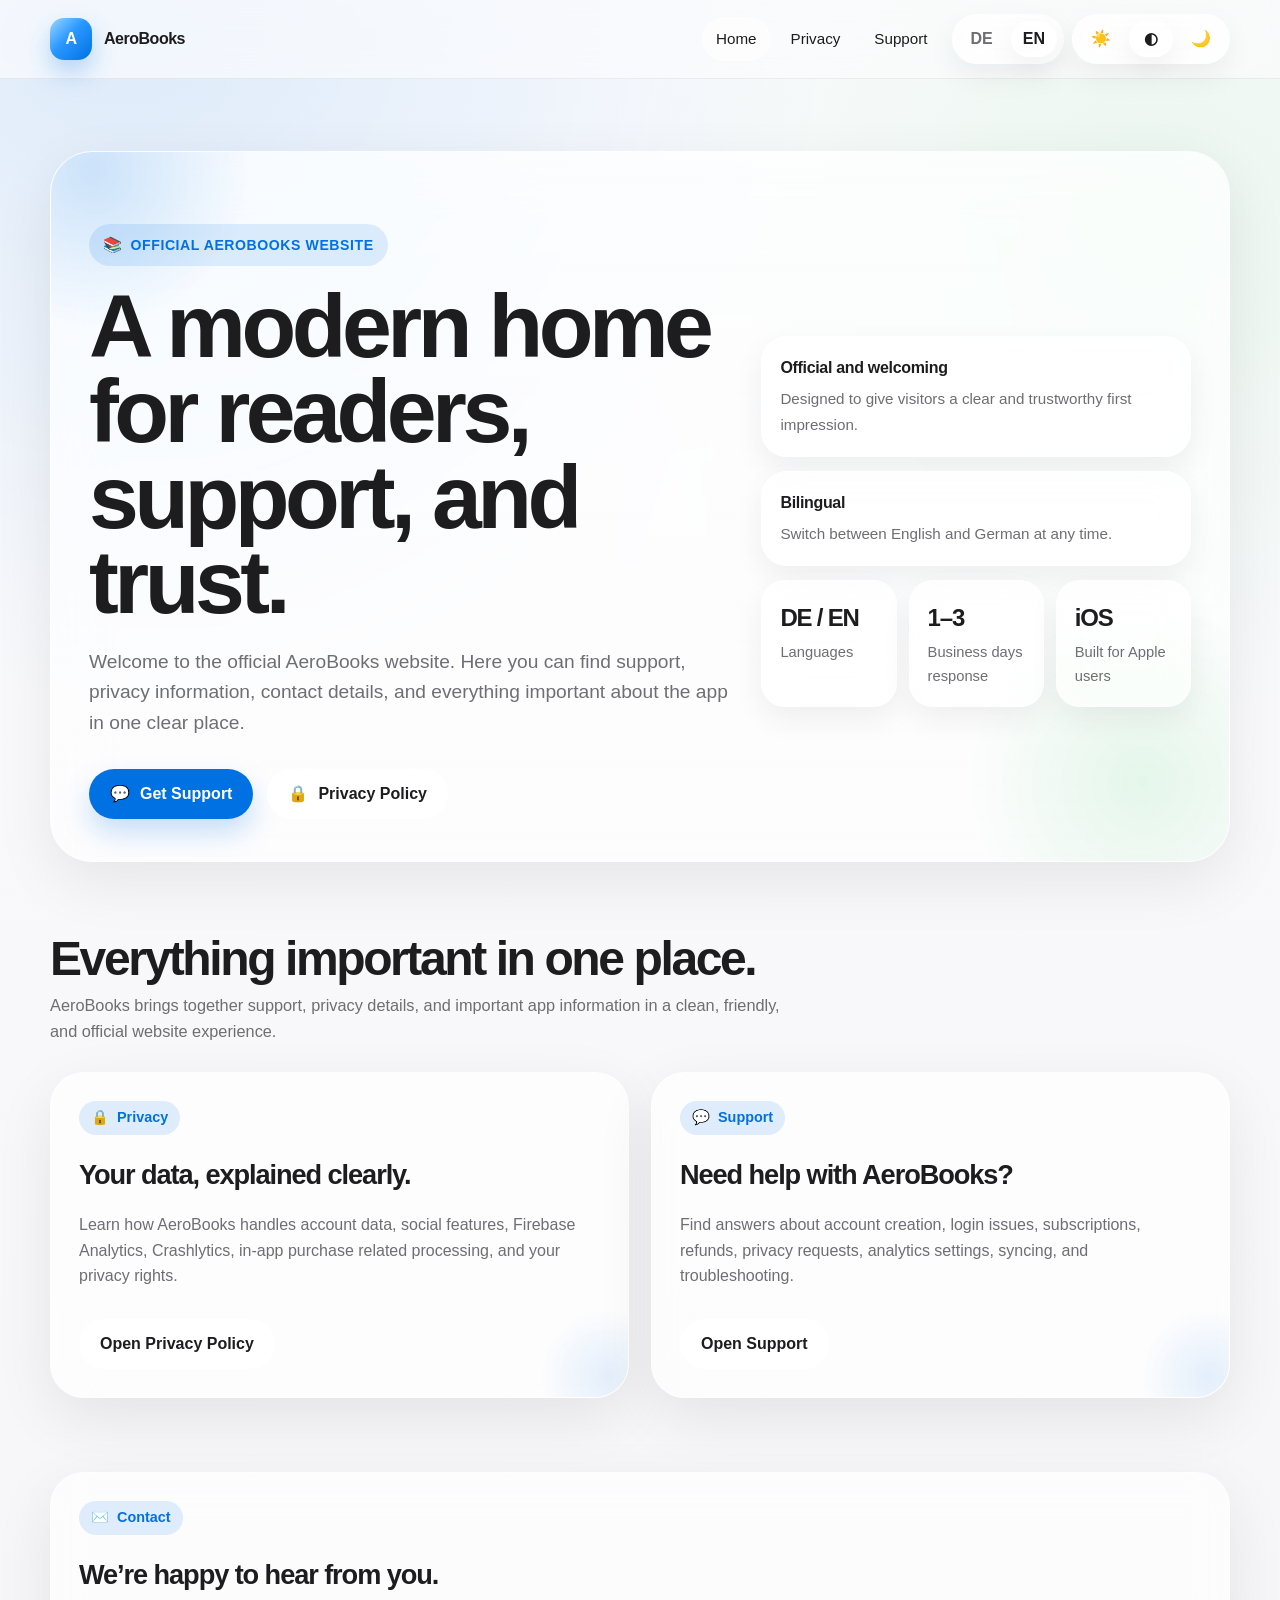
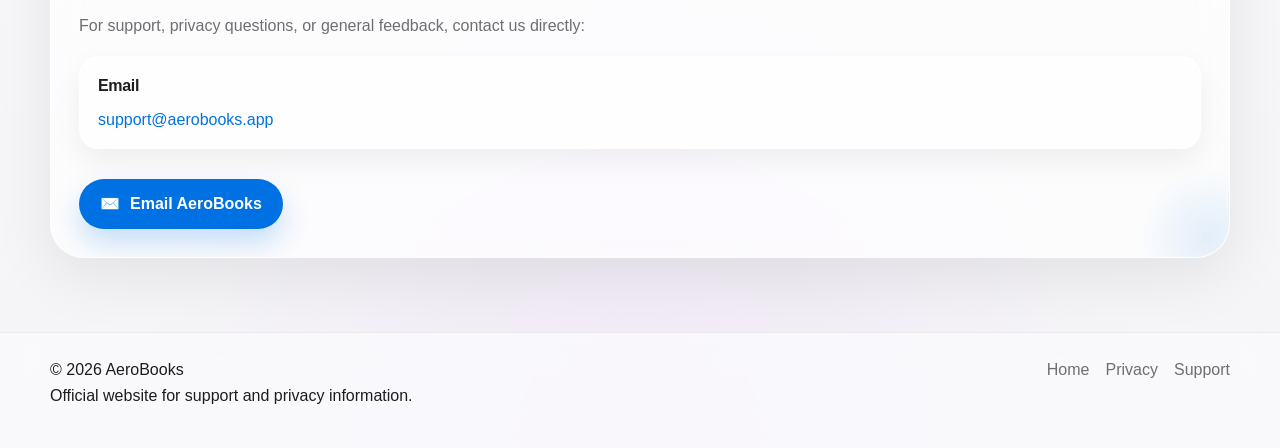
<file: index.html>
<!DOCTYPE html>
<html lang="en">
<head>
  <meta charset="UTF-8" />
  <meta name="viewport" content="width=device-width, initial-scale=1.0" />
  <title>AeroBooks — Official Website</title>
  <meta
    name="description"
    content="Official AeroBooks website with support, privacy information, and contact details."
  />
  <link rel="stylesheet" href="style.css" />
  <script src="script.js" defer></script>
</head>
<body>
  <header class="site-header">
    <div class="container nav">
      <a href="index.html" class="brand" aria-label="AeroBooks Home">
        <span class="brand-mark">A</span>
        <span>AeroBooks</span>
      </a>

      <div class="nav-right">
        <nav class="nav-links" aria-label="Main navigation">
          <a href="index.html" class="active">
            <span data-lang="en">Home</span>
            <span data-lang="de">Start</span>
          </a>
          <a href="privacy.html">
            <span data-lang="en">Privacy</span>
            <span data-lang="de">Datenschutz</span>
          </a>
          <a href="support.html">
            <span data-lang="en">Support</span>
            <span data-lang="de">Support</span>
          </a>
        </nav>

        <div class="controls">
          <div class="segmented" aria-label="Language switcher">
            <button type="button" data-lang-button="de" aria-label="Deutsch">DE</button>
            <button type="button" data-lang-button="en" aria-label="English">EN</button>
          </div>

          <div class="segmented" aria-label="Theme switcher">
            <button type="button" data-theme-button="light" title="Light mode" aria-label="Light mode">☀️</button>
            <button type="button" data-theme-button="auto" title="Auto mode" aria-label="Auto mode">◐</button>
            <button type="button" data-theme-button="dark" title="Dark mode" aria-label="Dark mode">🌙</button>
          </div>
        </div>
      </div>
    </div>
  </header>

  <main>
    <section class="hero">
      <div class="container">
        <div class="hero-card">
          <div class="hero-grid">
            <div class="hero-copy">
              <span class="eyebrow">
                <span class="eyebrow-icon">📚</span>
                <span data-lang="en">Official AeroBooks Website</span>
                <span data-lang="de">Offizielle AeroBooks Website</span>
              </span>

              <h1 data-lang="en">A modern home for readers, support, and trust.</h1>
              <h1 data-lang="de">Ein moderner Ort für Leser:innen, Support und Vertrauen.</h1>

              <p data-lang="en">
                Welcome to the official AeroBooks website. Here you can find support,
                privacy information, contact details, and everything important about the app in one clear place.
              </p>
              <p data-lang="de">
                Willkommen auf der offiziellen AeroBooks Website. Hier findest du Support,
                Datenschutzinformationen, Kontaktmöglichkeiten und alles Wichtige zur App an einem klaren Ort.
              </p>

              <div class="hero-actions">
                <a class="button button-primary" href="support.html">
                  <span>💬</span>
                  <span data-lang="en">Get Support</span>
                  <span data-lang="de">Support öffnen</span>
                </a>

                <a class="button button-secondary" href="privacy.html">
                  <span>🔒</span>
                  <span data-lang="en">Privacy Policy</span>
                  <span data-lang="de">Datenschutzerklärung</span>
                </a>
              </div>
            </div>

            <div class="hero-panel">
              <div class="glass-tile">
                <strong data-lang="en">Official and welcoming</strong>
                <strong data-lang="de">Offiziell und einladend</strong>
                <span data-lang="en">
                  Designed to give visitors a clear and trustworthy first impression.
                </span>
                <span data-lang="de">
                  Entwickelt, um Besucher:innen direkt einen klaren und vertrauenswürdigen Eindruck zu geben.
                </span>
              </div>

              <div class="glass-tile">
                <strong data-lang="en">Bilingual</strong>
                <strong data-lang="de">Zweisprachig</strong>
                <span data-lang="en">Switch between English and German at any time.</span>
                <span data-lang="de">Jederzeit zwischen Deutsch und Englisch wechseln.</span>
              </div>

              <div class="stats-row">
                <div class="stat-card">
                  <div class="stat-value">DE / EN</div>
                  <span class="stat-label" data-lang="en">Languages</span>
                  <span class="stat-label" data-lang="de">Sprachen</span>
                </div>

                <div class="stat-card">
                  <div class="stat-value">1–3</div>
                  <span class="stat-label" data-lang="en">Business days response</span>
                  <span class="stat-label" data-lang="de">Werktage Antwortzeit</span>
                </div>

                <div class="stat-card">
                  <div class="stat-value">iOS</div>
                  <span class="stat-label" data-lang="en">Built for Apple users</span>
                  <span class="stat-label" data-lang="de">Für Apple Nutzer:innen</span>
                </div>
              </div>
            </div>
          </div>
        </div>
      </div>
    </section>

    <section class="section">
      <div class="container">
        <h2 class="section-title" data-lang="en">Everything important in one place.</h2>
        <h2 class="section-title" data-lang="de">Alles Wichtige an einem Ort.</h2>

        <p class="section-subtitle" data-lang="en">
          AeroBooks brings together support, privacy details, and important app information
          in a clean, friendly, and official website experience.
        </p>
        <p class="section-subtitle" data-lang="de">
          AeroBooks bündelt Support, Datenschutzdetails und wichtige App-Informationen
          in einer klaren, freundlichen und offiziellen Website.
        </p>

        <div class="grid grid-2" style="margin-top: 28px;">
          <article class="card">
            <span class="badge">
              🔒
              <span data-lang="en">Privacy</span>
              <span data-lang="de">Datenschutz</span>
            </span>

            <h2 data-lang="en">Your data, explained clearly.</h2>
            <h2 data-lang="de">Deine Daten, klar erklärt.</h2>

            <p data-lang="en">
              Learn how AeroBooks handles account data, social features, Firebase Analytics,
              Crashlytics, in-app purchase related processing, and your privacy rights.
            </p>
            <p data-lang="de">
              Erfahre, wie AeroBooks Kontodaten, soziale Funktionen, Firebase Analytics,
              Crashlytics, mit In-App-Käufen verbundene Prozesse und deine Datenschutzrechte behandelt.
            </p>

            <div class="quick-links">
              <a class="button button-secondary" href="privacy.html">
                <span data-lang="en">Open Privacy Policy</span>
                <span data-lang="de">Datenschutz öffnen</span>
              </a>
            </div>
          </article>

          <article class="card">
            <span class="badge">
              💬
              <span data-lang="en">Support</span>
              <span data-lang="de">Support</span>
            </span>

            <h2 data-lang="en">Need help with AeroBooks?</h2>
            <h2 data-lang="de">Brauchst du Hilfe mit AeroBooks?</h2>

            <p data-lang="en">
              Find answers about account creation, login issues, subscriptions, refunds,
              privacy requests, analytics settings, syncing, and troubleshooting.
            </p>
            <p data-lang="de">
              Finde Antworten zu Kontoerstellung, Login-Problemen, Abos, Rückerstattungen,
              Datenschutzanfragen, Analytics-Einstellungen, Synchronisierung und Fehlerbehebung.
            </p>

            <div class="quick-links">
              <a class="button button-secondary" href="support.html">
                <span data-lang="en">Open Support</span>
                <span data-lang="de">Support öffnen</span>
              </a>
            </div>
          </article>
        </div>
      </div>
    </section>

    <section class="section section-tight">
      <div class="container">
        <div class="card">
          <span class="badge">
            ✉️
            <span data-lang="en">Contact</span>
            <span data-lang="de">Kontakt</span>
          </span>

          <h2 data-lang="en">We’re happy to hear from you.</h2>
          <h2 data-lang="de">Wir freuen uns auf deine Nachricht.</h2>

          <p data-lang="en">
            For support, privacy questions, or general feedback, contact us directly:
          </p>
          <p data-lang="de">
            Für Support, Datenschutzfragen oder allgemeines Feedback kannst du uns direkt kontaktieren:
          </p>

          <div class="info-list">
            <div class="info-item">
              <strong data-lang="en">Email</strong>
              <strong data-lang="de">E-Mail</strong>
              <a href="mailto:support@aerobooks.app">support@aerobooks.app</a>
            </div>
          </div>

          <div class="quick-links">
            <a class="button button-primary" href="mailto:support@aerobooks.app">
              <span>✉️</span>
              <span data-lang="en">Email AeroBooks</span>
              <span data-lang="de">AeroBooks per E-Mail kontaktieren</span>
            </a>
          </div>
        </div>
      </div>
    </section>
  </main>

  <footer class="footer">
    <div class="container footer-inner">
      <div>
        © 2026 AeroBooks<br />
        <span data-lang="en">Official website for support and privacy information.</span>
        <span data-lang="de">Offizielle Website für Support- und Datenschutzinformationen.</span>
      </div>

      <div class="footer-links">
        <a href="index.html">
          <span data-lang="en">Home</span>
          <span data-lang="de">Start</span>
        </a>
        <a href="privacy.html">
          <span data-lang="en">Privacy</span>
          <span data-lang="de">Datenschutz</span>
        </a>
        <a href="support.html">
          <span data-lang="en">Support</span>
          <span data-lang="de">Support</span>
        </a>
      </div>
    </div>
  </footer>
</body>
</html>
</file>
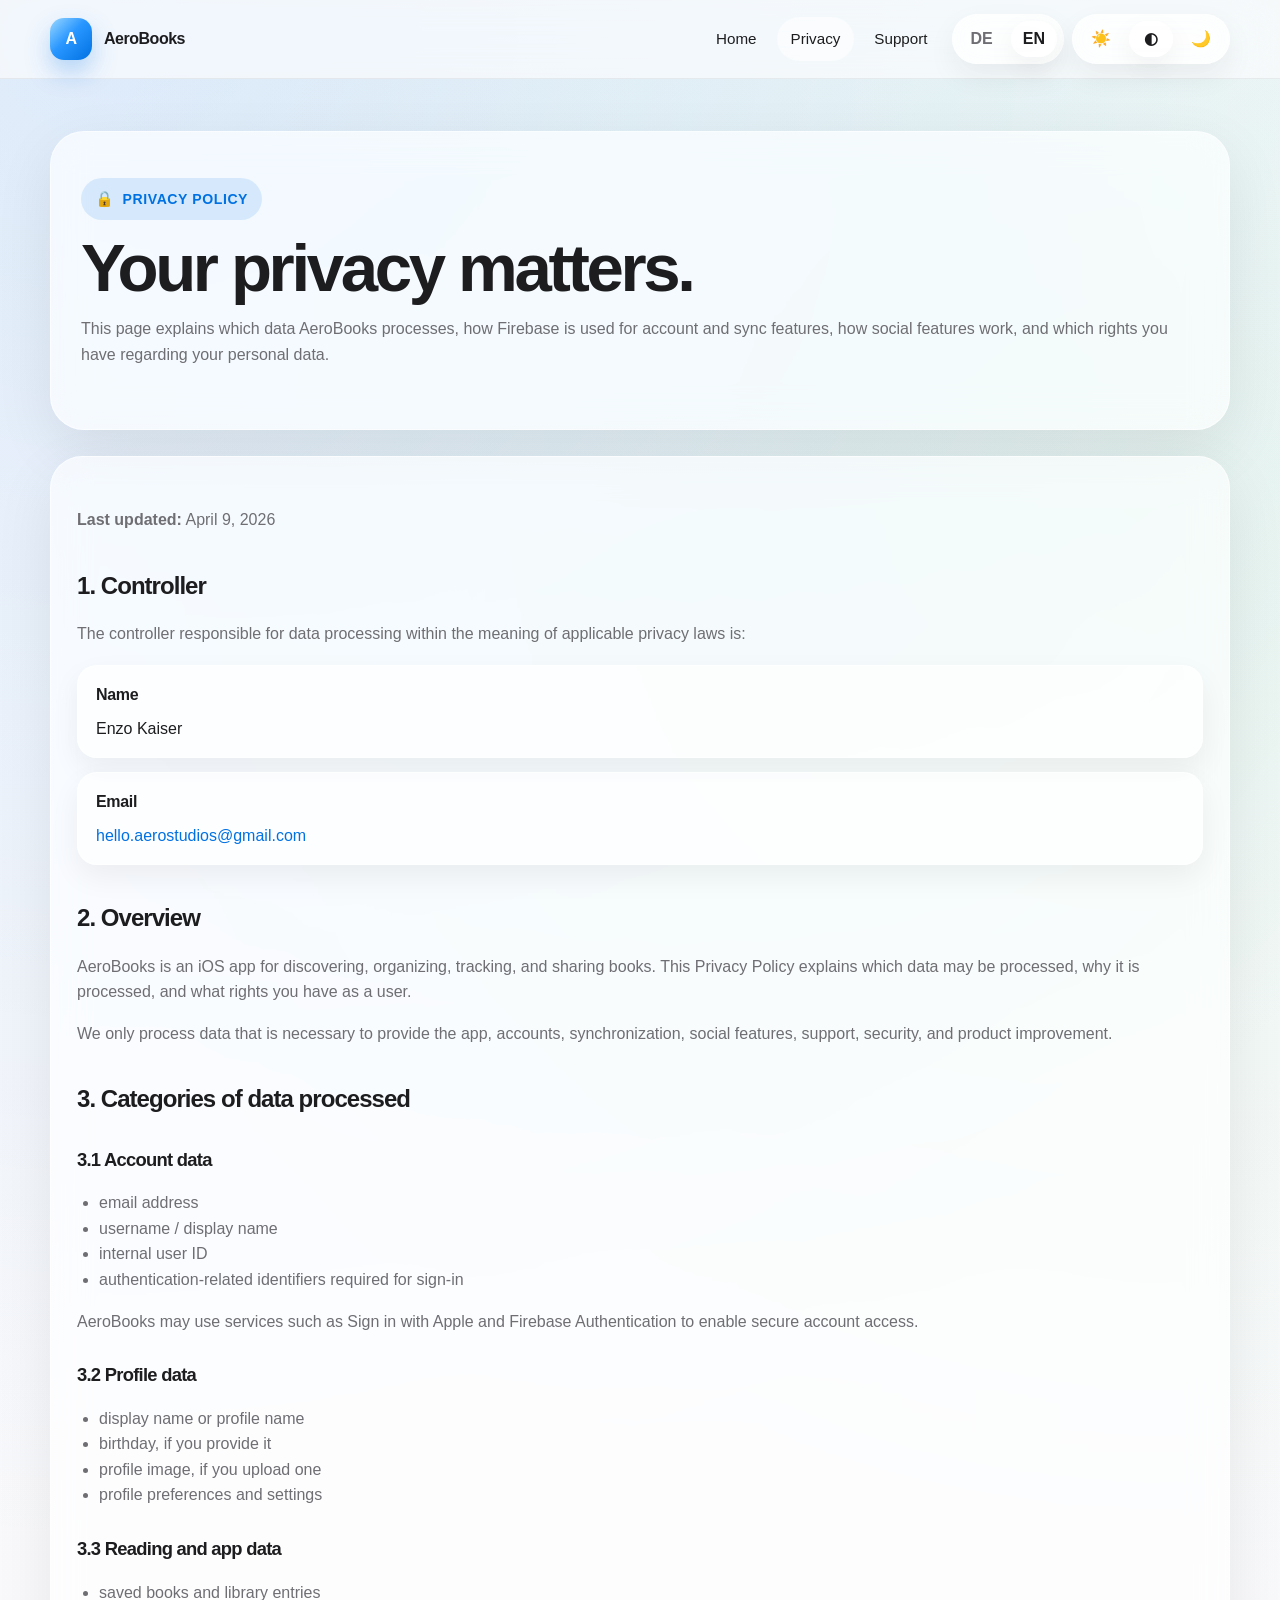
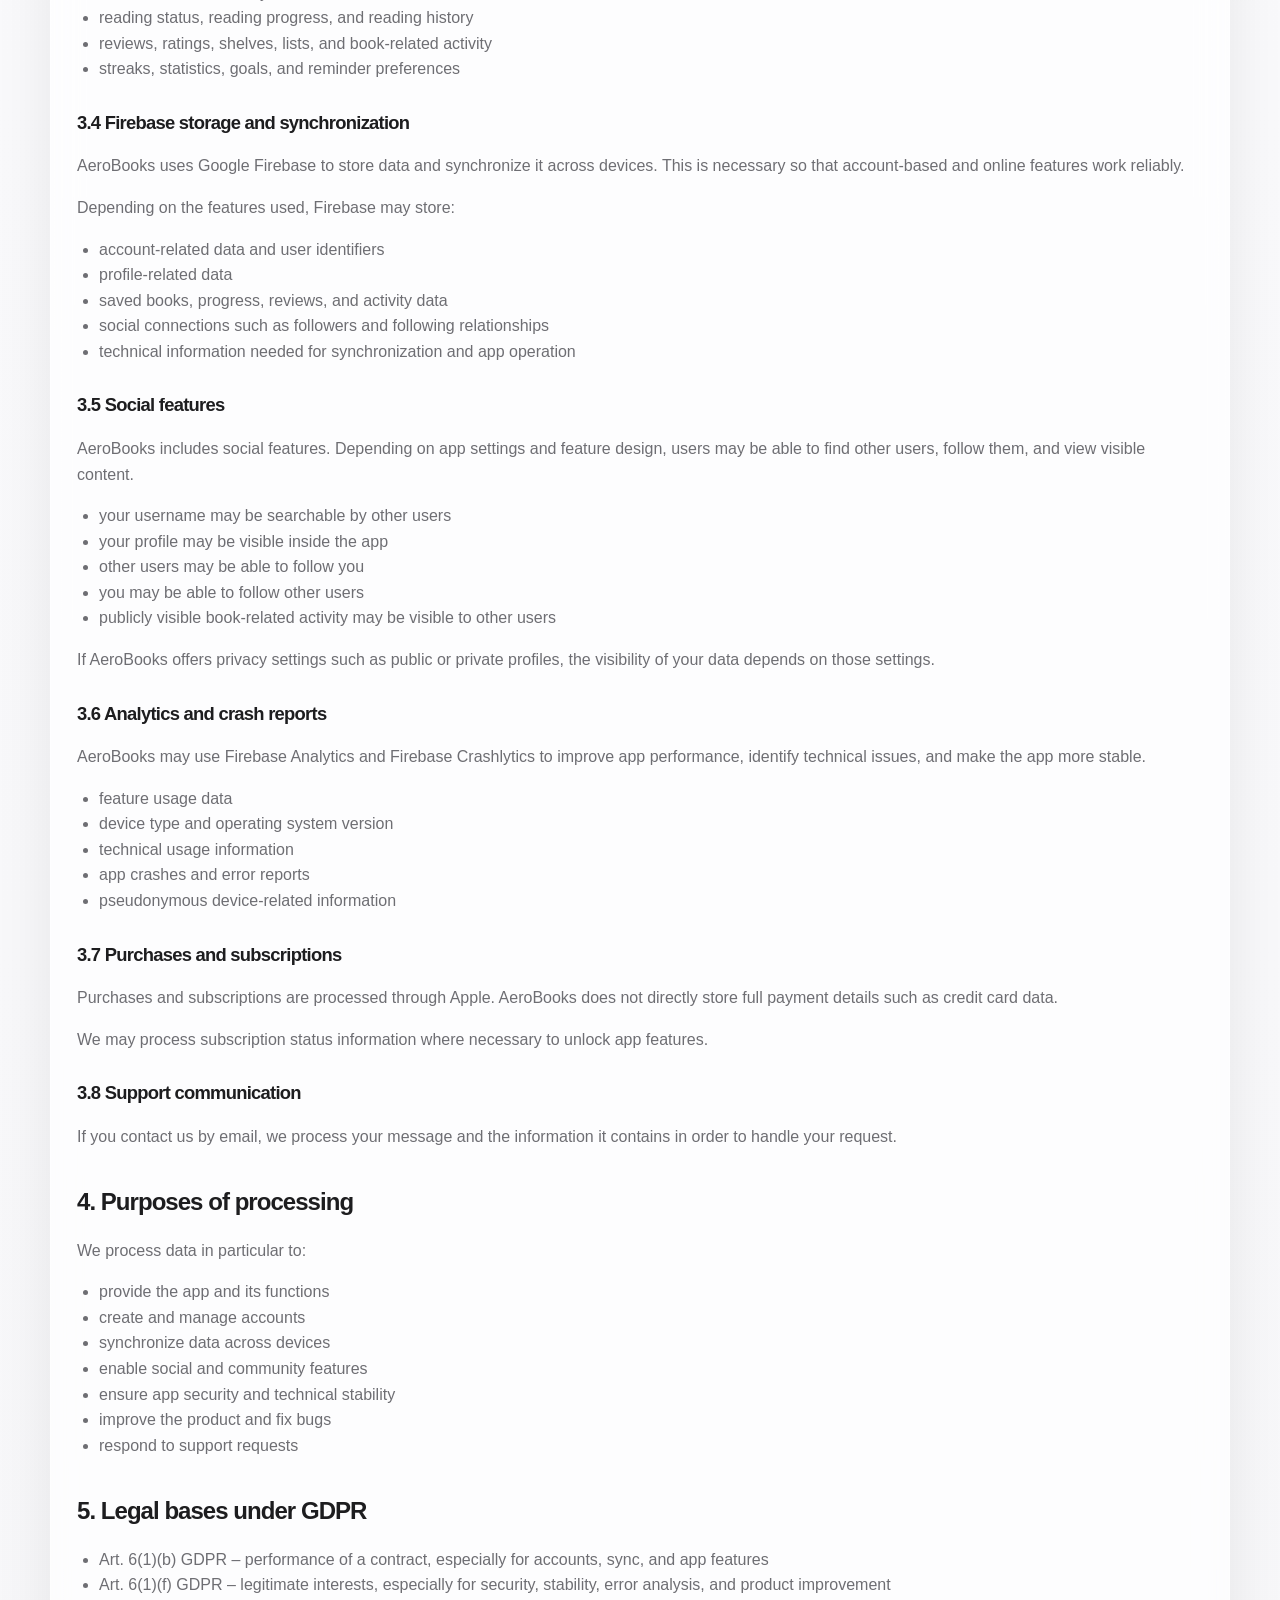
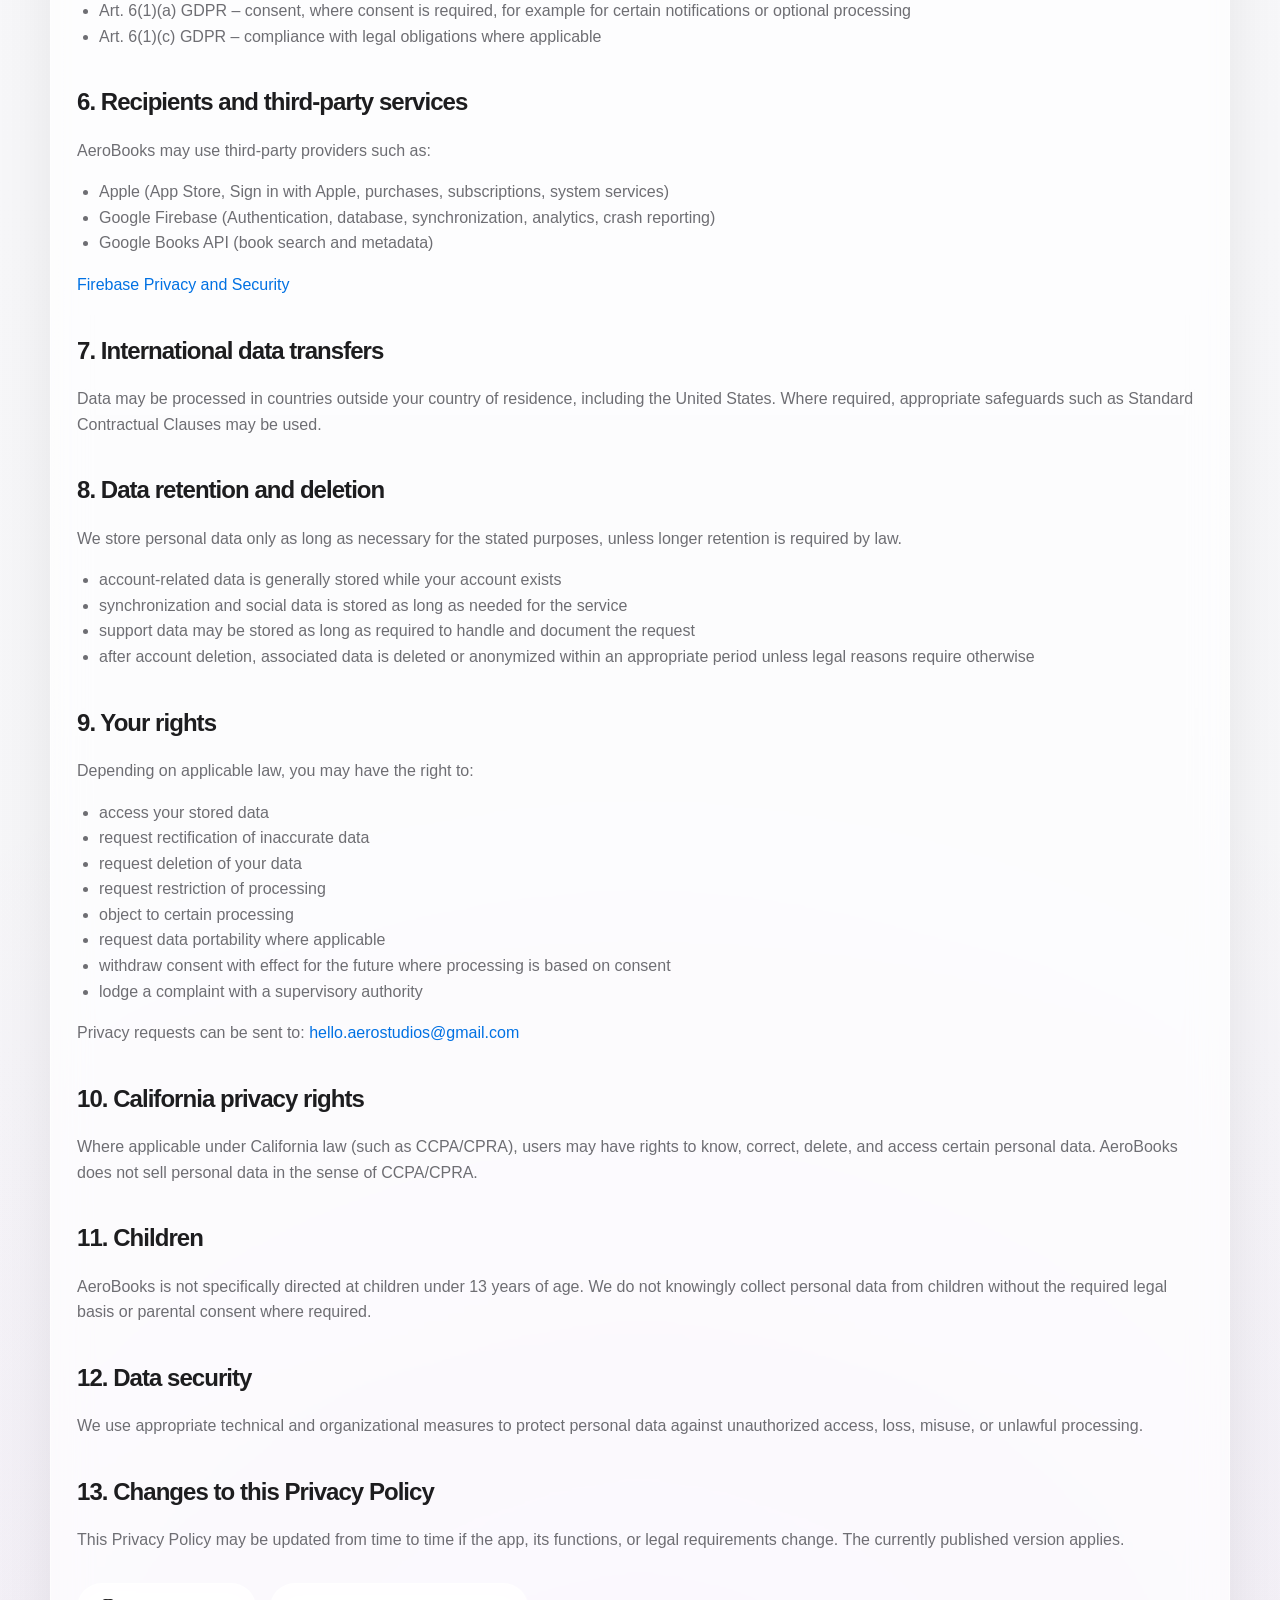
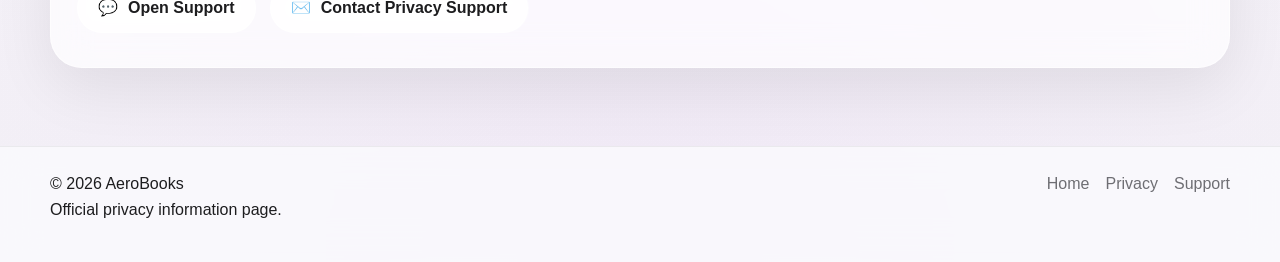
<file: privacy.html>
<!DOCTYPE html>
<html lang="de">
<head>
  <meta charset="UTF-8" />
  <meta name="viewport" content="width=device-width, initial-scale=1.0" />
  <title>AeroBooks — Datenschutzerklärung</title>
  <meta
    name="description"
    content="Datenschutzerklärung für AeroBooks mit Informationen zu Accounts, Firebase-Synchronisierung, sozialen Funktionen, Analytics und deinen Rechten."
  />
  <link rel="stylesheet" href="style.css" />
  <script src="script.js" defer></script>
</head>
<body>
  <header class="site-header">
    <div class="container nav">
      <a href="index.html" class="brand" aria-label="AeroBooks Home">
        <span class="brand-mark">A</span>
        <span>AeroBooks</span>
      </a>

      <div class="nav-right">
        <nav class="nav-links" aria-label="Main navigation">
          <a href="index.html">
            <span data-lang="en">Home</span>
            <span data-lang="de">Start</span>
          </a>
          <a href="privacy.html" class="active">
            <span data-lang="en">Privacy</span>
            <span data-lang="de">Datenschutz</span>
          </a>
          <a href="support.html">
            <span data-lang="en">Support</span>
            <span data-lang="de">Support</span>
          </a>
        </nav>

        <div class="controls">
          <div class="segmented" aria-label="Language switcher">
            <button type="button" data-lang-button="de" aria-label="Deutsch">DE</button>
            <button type="button" data-lang-button="en" aria-label="English">EN</button>
          </div>

          <div class="segmented" aria-label="Theme switcher">
            <button type="button" data-theme-button="light" aria-label="Light mode">☀️</button>
            <button type="button" data-theme-button="auto" aria-label="Auto mode">◐</button>
            <button type="button" data-theme-button="dark" aria-label="Dark mode">🌙</button>
          </div>
        </div>
      </div>
    </div>
  </header>

  <main>
    <section class="page-hero">
      <div class="container">
        <div class="page-hero-card">
          <span class="eyebrow">
            <span class="eyebrow-icon">🔒</span>
            <span data-lang="en">Privacy Policy</span>
            <span data-lang="de">Datenschutzerklärung</span>
          </span>

          <h1 data-lang="en">Your privacy matters.</h1>
          <h1 data-lang="de">Deine Privatsphäre ist wichtig.</h1>

          <p data-lang="en">
            This page explains which data AeroBooks processes, how Firebase is used for account and sync features,
            how social features work, and which rights you have regarding your personal data.
          </p>
          <p data-lang="de">
            Diese Seite erklärt, welche Daten AeroBooks verarbeitet, wie Firebase für Konto- und Synchronisierungsfunktionen genutzt wird,
            wie soziale Funktionen funktionieren und welche Rechte du in Bezug auf deine personenbezogenen Daten hast.
          </p>
        </div>
      </div>
    </section>

    <section class="content">
      <div class="container">
        <article class="content-card">
          <p data-lang="en"><strong>Last updated:</strong> April 9, 2026</p>
          <p data-lang="de"><strong>Stand:</strong> 09. April 2026</p>

          <h2 data-lang="en">1. Controller</h2>
          <h2 data-lang="de">1. Verantwortlicher</h2>

          <p data-lang="en">
            The controller responsible for data processing within the meaning of applicable privacy laws is:
          </p>
          <p data-lang="de">
            Verantwortlich für die Datenverarbeitung im Sinne der anwendbaren Datenschutzgesetze ist:
          </p>

          <div class="info-list">
            <div class="info-item">
              <strong data-lang="en">Name</strong>
              <strong data-lang="de">Name</strong>
              Enzo Kaiser
            </div>

            <div class="info-item">
              <strong data-lang="en">Email</strong>
              <strong data-lang="de">E-Mail</strong>
              <a href="mailto:hello.aerostudios@gmail.com">hello.aerostudios@gmail.com</a>
            </div>
          </div>

          <h2 data-lang="en">2. Overview</h2>
          <h2 data-lang="de">2. Überblick</h2>

          <p data-lang="en">
            AeroBooks is an iOS app for discovering, organizing, tracking, and sharing books.
            This Privacy Policy explains which data may be processed, why it is processed,
            and what rights you have as a user.
          </p>
          <p data-lang="de">
            AeroBooks ist eine iOS-App zum Entdecken, Organisieren, Tracken und Teilen von Büchern.
            Diese Datenschutzerklärung erklärt, welche Daten verarbeitet werden können, warum dies geschieht
            und welche Rechte du als Nutzer:in hast.
          </p>

          <p data-lang="en">
            We only process data that is necessary to provide the app, accounts, synchronization,
            social features, support, security, and product improvement.
          </p>
          <p data-lang="de">
            Wir verarbeiten nur Daten, die erforderlich sind, um die App, Konten, Synchronisierung,
            soziale Funktionen, Support, Sicherheit und die Verbesserung des Produkts bereitzustellen.
          </p>

          <h2 data-lang="en">3. Categories of data processed</h2>
          <h2 data-lang="de">3. Kategorien verarbeiteter Daten</h2>

          <h3 data-lang="en">3.1 Account data</h3>
          <h3 data-lang="de">3.1 Kontodaten</h3>

          <ul data-lang="en">
            <li>email address</li>
            <li>username / display name</li>
            <li>internal user ID</li>
            <li>authentication-related identifiers required for sign-in</li>
          </ul>

          <ul data-lang="de">
            <li>E-Mail-Adresse</li>
            <li>Nutzername / Anzeigename</li>
            <li>interne Nutzer-ID</li>
            <li>anmeldebezogene Kennungen, die für den Login erforderlich sind</li>
          </ul>

          <p data-lang="en">
            AeroBooks may use services such as Sign in with Apple and Firebase Authentication
            to enable secure account access.
          </p>
          <p data-lang="de">
            AeroBooks kann Dienste wie Sign in with Apple und Firebase Authentication verwenden,
            um einen sicheren Kontozugang zu ermöglichen.
          </p>

          <h3 data-lang="en">3.2 Profile data</h3>
          <h3 data-lang="de">3.2 Profildaten</h3>

          <ul data-lang="en">
            <li>display name or profile name</li>
            <li>birthday, if you provide it</li>
            <li>profile image, if you upload one</li>
            <li>profile preferences and settings</li>
          </ul>

          <ul data-lang="de">
            <li>Anzeigename oder Profilname</li>
            <li>Geburtsdatum, sofern du es angibst</li>
            <li>Profilbild, sofern du eines hochlädst</li>
            <li>Profileinstellungen und Präferenzen</li>
          </ul>

          <h3 data-lang="en">3.3 Reading and app data</h3>
          <h3 data-lang="de">3.3 Lese- und App-Daten</h3>

          <ul data-lang="en">
            <li>saved books and library entries</li>
            <li>reading status, reading progress, and reading history</li>
            <li>reviews, ratings, shelves, lists, and book-related activity</li>
            <li>streaks, statistics, goals, and reminder preferences</li>
          </ul>

          <ul data-lang="de">
            <li>gespeicherte Bücher und Bibliothekseinträge</li>
            <li>Lesestatus, Lesefortschritt und Leseverlauf</li>
            <li>Rezensionen, Bewertungen, Regale, Listen und buchbezogene Aktivitäten</li>
            <li>Streaks, Statistiken, Ziele und Erinnerungseinstellungen</li>
          </ul>

          <h3 data-lang="en">3.4 Firebase storage and synchronization</h3>
          <h3 data-lang="de">3.4 Firebase-Speicherung und Synchronisierung</h3>

          <p data-lang="en">
            AeroBooks uses Google Firebase to store data and synchronize it across devices.
            This is necessary so that account-based and online features work reliably.
          </p>
          <p data-lang="de">
            AeroBooks nutzt Google Firebase, um Daten zu speichern und zwischen Geräten zu synchronisieren.
            Dies ist erforderlich, damit konto- und onlinebasierte Funktionen zuverlässig funktionieren.
          </p>

          <p data-lang="en">Depending on the features used, Firebase may store:</p>
          <p data-lang="de">Je nach genutzten Funktionen können in Firebase gespeichert werden:</p>

          <ul data-lang="en">
            <li>account-related data and user identifiers</li>
            <li>profile-related data</li>
            <li>saved books, progress, reviews, and activity data</li>
            <li>social connections such as followers and following relationships</li>
            <li>technical information needed for synchronization and app operation</li>
          </ul>

          <ul data-lang="de">
            <li>kontobezogene Daten und Nutzerkennungen</li>
            <li>profilbezogene Daten</li>
            <li>gespeicherte Bücher, Fortschritt, Rezensionen und Aktivitätsdaten</li>
            <li>soziale Verbindungen wie Follower- und Gefolgt-Beziehungen</li>
            <li>technische Informationen, die für Synchronisierung und App-Betrieb erforderlich sind</li>
          </ul>

          <h3 data-lang="en">3.5 Social features</h3>
          <h3 data-lang="de">3.5 Soziale Funktionen</h3>

          <p data-lang="en">
            AeroBooks includes social features. Depending on app settings and feature design,
            users may be able to find other users, follow them, and view visible content.
          </p>
          <p data-lang="de">
            AeroBooks enthält soziale Funktionen. Je nach App-Einstellungen und Funktionsdesign
            können Nutzer:innen andere Nutzer:innen finden, ihnen folgen und sichtbare Inhalte ansehen.
          </p>

          <ul data-lang="en">
            <li>your username may be searchable by other users</li>
            <li>your profile may be visible inside the app</li>
            <li>other users may be able to follow you</li>
            <li>you may be able to follow other users</li>
            <li>publicly visible book-related activity may be visible to other users</li>
          </ul>

          <ul data-lang="de">
            <li>dein Nutzername kann für andere Nutzer:innen suchbar sein</li>
            <li>dein Profil kann innerhalb der App sichtbar sein</li>
            <li>andere Nutzer:innen können dir folgen</li>
            <li>du kannst anderen Nutzer:innen folgen</li>
            <li>öffentlich sichtbare buchbezogene Aktivitäten können für andere Nutzer:innen sichtbar sein</li>
          </ul>

          <p data-lang="en">
            If AeroBooks offers privacy settings such as public or private profiles,
            the visibility of your data depends on those settings.
          </p>
          <p data-lang="de">
            Falls AeroBooks Privatsphäre-Einstellungen wie öffentliche oder private Profile anbietet,
            hängt die Sichtbarkeit deiner Daten von diesen Einstellungen ab.
          </p>

          <h3 data-lang="en">3.6 Analytics and crash reports</h3>
          <h3 data-lang="de">3.6 Analytics und Absturzberichte</h3>

          <p data-lang="en">
            AeroBooks may use Firebase Analytics and Firebase Crashlytics
            to improve app performance, identify technical issues, and make the app more stable.
          </p>
          <p data-lang="de">
            AeroBooks kann Firebase Analytics und Firebase Crashlytics verwenden,
            um die App-Leistung zu verbessern, technische Probleme zu erkennen und die App stabiler zu machen.
          </p>

          <ul data-lang="en">
            <li>feature usage data</li>
            <li>device type and operating system version</li>
            <li>technical usage information</li>
            <li>app crashes and error reports</li>
            <li>pseudonymous device-related information</li>
          </ul>

          <ul data-lang="de">
            <li>Daten zur Funktionsnutzung</li>
            <li>Gerätetyp und Betriebssystemversion</li>
            <li>technische Nutzungsinformationen</li>
            <li>App-Abstürze und Fehlerberichte</li>
            <li>pseudonyme gerätebezogene Informationen</li>
          </ul>

          <h3 data-lang="en">3.7 Purchases and subscriptions</h3>
          <h3 data-lang="de">3.7 Käufe und Abonnements</h3>

          <p data-lang="en">
            Purchases and subscriptions are processed through Apple.
            AeroBooks does not directly store full payment details such as credit card data.
          </p>
          <p data-lang="de">
            Käufe und Abonnements werden über Apple verarbeitet.
            AeroBooks speichert keine vollständigen Zahlungsdaten wie Kreditkartendaten direkt.
          </p>

          <p data-lang="en">
            We may process subscription status information where necessary to unlock app features.
          </p>
          <p data-lang="de">
            Wir können den Abo-Status verarbeiten, soweit dies erforderlich ist, um App-Funktionen freizuschalten.
          </p>

          <h3 data-lang="en">3.8 Support communication</h3>
          <h3 data-lang="de">3.8 Support-Kommunikation</h3>

          <p data-lang="en">
            If you contact us by email, we process your message and the information it contains
            in order to handle your request.
          </p>
          <p data-lang="de">
            Wenn du uns per E-Mail kontaktierst, verarbeiten wir deine Nachricht und die darin enthaltenen Angaben,
            um dein Anliegen zu bearbeiten.
          </p>

          <h2 data-lang="en">4. Purposes of processing</h2>
          <h2 data-lang="de">4. Zwecke der Verarbeitung</h2>

          <p data-lang="en">We process data in particular to:</p>
          <p data-lang="de">Wir verarbeiten Daten insbesondere, um:</p>

          <ul data-lang="en">
            <li>provide the app and its functions</li>
            <li>create and manage accounts</li>
            <li>synchronize data across devices</li>
            <li>enable social and community features</li>
            <li>ensure app security and technical stability</li>
            <li>improve the product and fix bugs</li>
            <li>respond to support requests</li>
          </ul>

          <ul data-lang="de">
            <li>die App und ihre Funktionen bereitzustellen</li>
            <li>Konten zu erstellen und zu verwalten</li>
            <li>Daten zwischen Geräten zu synchronisieren</li>
            <li>soziale und Community-Funktionen zu ermöglichen</li>
            <li>App-Sicherheit und technische Stabilität sicherzustellen</li>
            <li>das Produkt zu verbessern und Fehler zu beheben</li>
            <li>auf Support-Anfragen zu antworten</li>
          </ul>

          <h2 data-lang="en">5. Legal bases under GDPR</h2>
          <h2 data-lang="de">5. Rechtsgrundlagen nach DSGVO</h2>

          <ul data-lang="en">
            <li>Art. 6(1)(b) GDPR – performance of a contract, especially for accounts, sync, and app features</li>
            <li>Art. 6(1)(f) GDPR – legitimate interests, especially for security, stability, error analysis, and product improvement</li>
            <li>Art. 6(1)(a) GDPR – consent, where consent is required, for example for certain notifications or optional processing</li>
            <li>Art. 6(1)(c) GDPR – compliance with legal obligations where applicable</li>
          </ul>

          <ul data-lang="de">
            <li>Art. 6 Abs. 1 lit. b DSGVO – Vertragserfüllung, insbesondere für Konten, Synchronisierung und App-Funktionen</li>
            <li>Art. 6 Abs. 1 lit. f DSGVO – berechtigte Interessen, insbesondere für Sicherheit, Stabilität, Fehleranalyse und Produktverbesserung</li>
            <li>Art. 6 Abs. 1 lit. a DSGVO – Einwilligung, soweit diese erforderlich ist, z. B. für bestimmte Benachrichtigungen oder optionale Verarbeitungen</li>
            <li>Art. 6 Abs. 1 lit. c DSGVO – Erfüllung rechtlicher Pflichten, soweit anwendbar</li>
          </ul>

          <h2 data-lang="en">6. Recipients and third-party services</h2>
          <h2 data-lang="de">6. Empfänger und Drittanbieter-Dienste</h2>

          <p data-lang="en">AeroBooks may use third-party providers such as:</p>
          <p data-lang="de">AeroBooks kann Drittanbieter wie folgende nutzen:</p>

          <ul data-lang="en">
            <li>Apple (App Store, Sign in with Apple, purchases, subscriptions, system services)</li>
            <li>Google Firebase (Authentication, database, synchronization, analytics, crash reporting)</li>
            <li>Google Books API (book search and metadata)</li>
          </ul>

          <ul data-lang="de">
            <li>Apple (App Store, Sign in with Apple, Käufe, Abonnements, Systemdienste)</li>
            <li>Google Firebase (Authentifizierung, Datenbank, Synchronisierung, Analytics, Absturzberichte)</li>
            <li>Google Books API (Buchsuche und Metadaten)</li>
          </ul>

          <p>
            <a href="https://firebase.google.com/support/privacy" target="_blank" rel="noopener noreferrer">
              Firebase Privacy and Security
            </a>
          </p>

          <h2 data-lang="en">7. International data transfers</h2>
          <h2 data-lang="de">7. Internationale Datenübermittlungen</h2>

          <p data-lang="en">
            Data may be processed in countries outside your country of residence, including the United States.
            Where required, appropriate safeguards such as Standard Contractual Clauses may be used.
          </p>
          <p data-lang="de">
            Daten können in Ländern außerhalb deines Wohnsitzlandes verarbeitet werden, einschließlich der USA.
            Soweit erforderlich, werden geeignete Garantien wie Standardvertragsklauseln verwendet.
          </p>

          <h2 data-lang="en">8. Data retention and deletion</h2>
          <h2 data-lang="de">8. Speicherdauer und Löschung</h2>

          <p data-lang="en">
            We store personal data only as long as necessary for the stated purposes,
            unless longer retention is required by law.
          </p>
          <p data-lang="de">
            Wir speichern personenbezogene Daten nur so lange, wie dies für die genannten Zwecke erforderlich ist,
            sofern keine längere gesetzliche Aufbewahrungspflicht besteht.
          </p>

          <ul data-lang="en">
            <li>account-related data is generally stored while your account exists</li>
            <li>synchronization and social data is stored as long as needed for the service</li>
            <li>support data may be stored as long as required to handle and document the request</li>
            <li>after account deletion, associated data is deleted or anonymized within an appropriate period unless legal reasons require otherwise</li>
          </ul>

          <ul data-lang="de">
            <li>kontobezogene Daten werden grundsätzlich gespeichert, solange dein Konto besteht</li>
            <li>Synchronisierungs- und Sozialdaten werden gespeichert, solange sie für den Dienst benötigt werden</li>
            <li>Support-Daten können so lange gespeichert werden, wie dies zur Bearbeitung und Dokumentation des Anliegens erforderlich ist</li>
            <li>nach Kontolöschung werden zugehörige Daten innerhalb eines angemessenen Zeitraums gelöscht oder anonymisiert, sofern keine gesetzlichen Gründe entgegenstehen</li>
          </ul>

          <h2 data-lang="en">9. Your rights</h2>
          <h2 data-lang="de">9. Deine Rechte</h2>

          <p data-lang="en">Depending on applicable law, you may have the right to:</p>
          <p data-lang="de">Je nach anwendbarem Recht kannst du insbesondere folgende Rechte haben:</p>

          <ul data-lang="en">
            <li>access your stored data</li>
            <li>request rectification of inaccurate data</li>
            <li>request deletion of your data</li>
            <li>request restriction of processing</li>
            <li>object to certain processing</li>
            <li>request data portability where applicable</li>
            <li>withdraw consent with effect for the future where processing is based on consent</li>
            <li>lodge a complaint with a supervisory authority</li>
          </ul>

          <ul data-lang="de">
            <li>Auskunft über deine gespeicherten Daten</li>
            <li>Berichtigung unrichtiger Daten</li>
            <li>Löschung deiner Daten</li>
            <li>Einschränkung der Verarbeitung</li>
            <li>Widerspruch gegen bestimmte Verarbeitungen</li>
            <li>Datenübertragbarkeit, soweit anwendbar</li>
            <li>Widerruf erteilter Einwilligungen mit Wirkung für die Zukunft, soweit die Verarbeitung auf Einwilligung beruht</li>
            <li>Beschwerde bei einer Aufsichtsbehörde</li>
          </ul>

          <p data-lang="en">
            Privacy requests can be sent to:
            <a href="mailto:hello.aerostudios@gmail.com">hello.aerostudios@gmail.com</a>
          </p>
          <p data-lang="de">
            Datenschutzanfragen kannst du senden an:
            <a href="mailto:hello.aerostudios@gmail.com">hello.aerostudios@gmail.com</a>
          </p>

          <h2 data-lang="en">10. California privacy rights</h2>
          <h2 data-lang="de">10. Datenschutzrechte nach kalifornischem Recht</h2>

          <p data-lang="en">
            Where applicable under California law (such as CCPA/CPRA), users may have rights to know,
            correct, delete, and access certain personal data. AeroBooks does not sell personal data
            in the sense of CCPA/CPRA.
          </p>
          <p data-lang="de">
            Soweit nach kalifornischem Recht anwendbar (z. B. CCPA/CPRA), können Nutzer:innen Rechte auf Auskunft,
            Berichtigung, Löschung und Zugang zu bestimmten personenbezogenen Daten haben.
            AeroBooks verkauft keine personenbezogenen Daten im Sinne des CCPA/CPRA.
          </p>

          <h2 data-lang="en">11. Children</h2>
          <h2 data-lang="de">11. Kinder</h2>

          <p data-lang="en">
            AeroBooks is not specifically directed at children under 13 years of age.
            We do not knowingly collect personal data from children without the required legal basis or parental consent where required.
          </p>
          <p data-lang="de">
            AeroBooks richtet sich nicht gezielt an Kinder unter 13 Jahren.
            Wir erheben wissentlich keine personenbezogenen Daten von Kindern ohne die erforderliche Rechtsgrundlage
            oder, soweit notwendig, ohne Zustimmung der Eltern.
          </p>

          <h2 data-lang="en">12. Data security</h2>
          <h2 data-lang="de">12. Datensicherheit</h2>

          <p data-lang="en">
            We use appropriate technical and organizational measures to protect personal data
            against unauthorized access, loss, misuse, or unlawful processing.
          </p>
          <p data-lang="de">
            Wir verwenden angemessene technische und organisatorische Maßnahmen,
            um personenbezogene Daten vor unbefugtem Zugriff, Verlust, Missbrauch oder unrechtmäßiger Verarbeitung zu schützen.
          </p>

          <h2 data-lang="en">13. Changes to this Privacy Policy</h2>
          <h2 data-lang="de">13. Änderungen dieser Datenschutzerklärung</h2>

          <p data-lang="en">
            This Privacy Policy may be updated from time to time if the app, its functions,
            or legal requirements change. The currently published version applies.
          </p>
          <p data-lang="de">
            Diese Datenschutzerklärung kann von Zeit zu Zeit aktualisiert werden,
            wenn sich die App, ihre Funktionen oder rechtliche Anforderungen ändern.
            Es gilt die jeweils veröffentlichte aktuelle Fassung.
          </p>

          <div class="quick-links">
            <a class="button button-secondary" href="support.html">
              <span>💬</span>
              <span data-lang="en">Open Support</span>
              <span data-lang="de">Support öffnen</span>
            </a>

            <a class="button button-secondary" href="mailto:hello.aerostudios@gmail.com">
              <span>✉️</span>
              <span data-lang="en">Contact Privacy Support</span>
              <span data-lang="de">Datenschutz kontaktieren</span>
            </a>
          </div>
        </article>
      </div>
    </section>
  </main>

  <footer class="footer">
    <div class="container footer-inner">
      <div>
        © 2026 AeroBooks<br />
        <span data-lang="en">Official privacy information page.</span>
        <span data-lang="de">Offizielle Datenschutzseite.</span>
      </div>

      <div class="footer-links">
        <a href="index.html">
          <span data-lang="en">Home</span>
          <span data-lang="de">Start</span>
        </a>
        <a href="privacy.html">
          <span data-lang="en">Privacy</span>
          <span data-lang="de">Datenschutz</span>
        </a>
        <a href="support.html">
          <span data-lang="en">Support</span>
          <span data-lang="de">Support</span>
        </a>
      </div>
    </div>
  </footer>
</body>
</html>
</file>
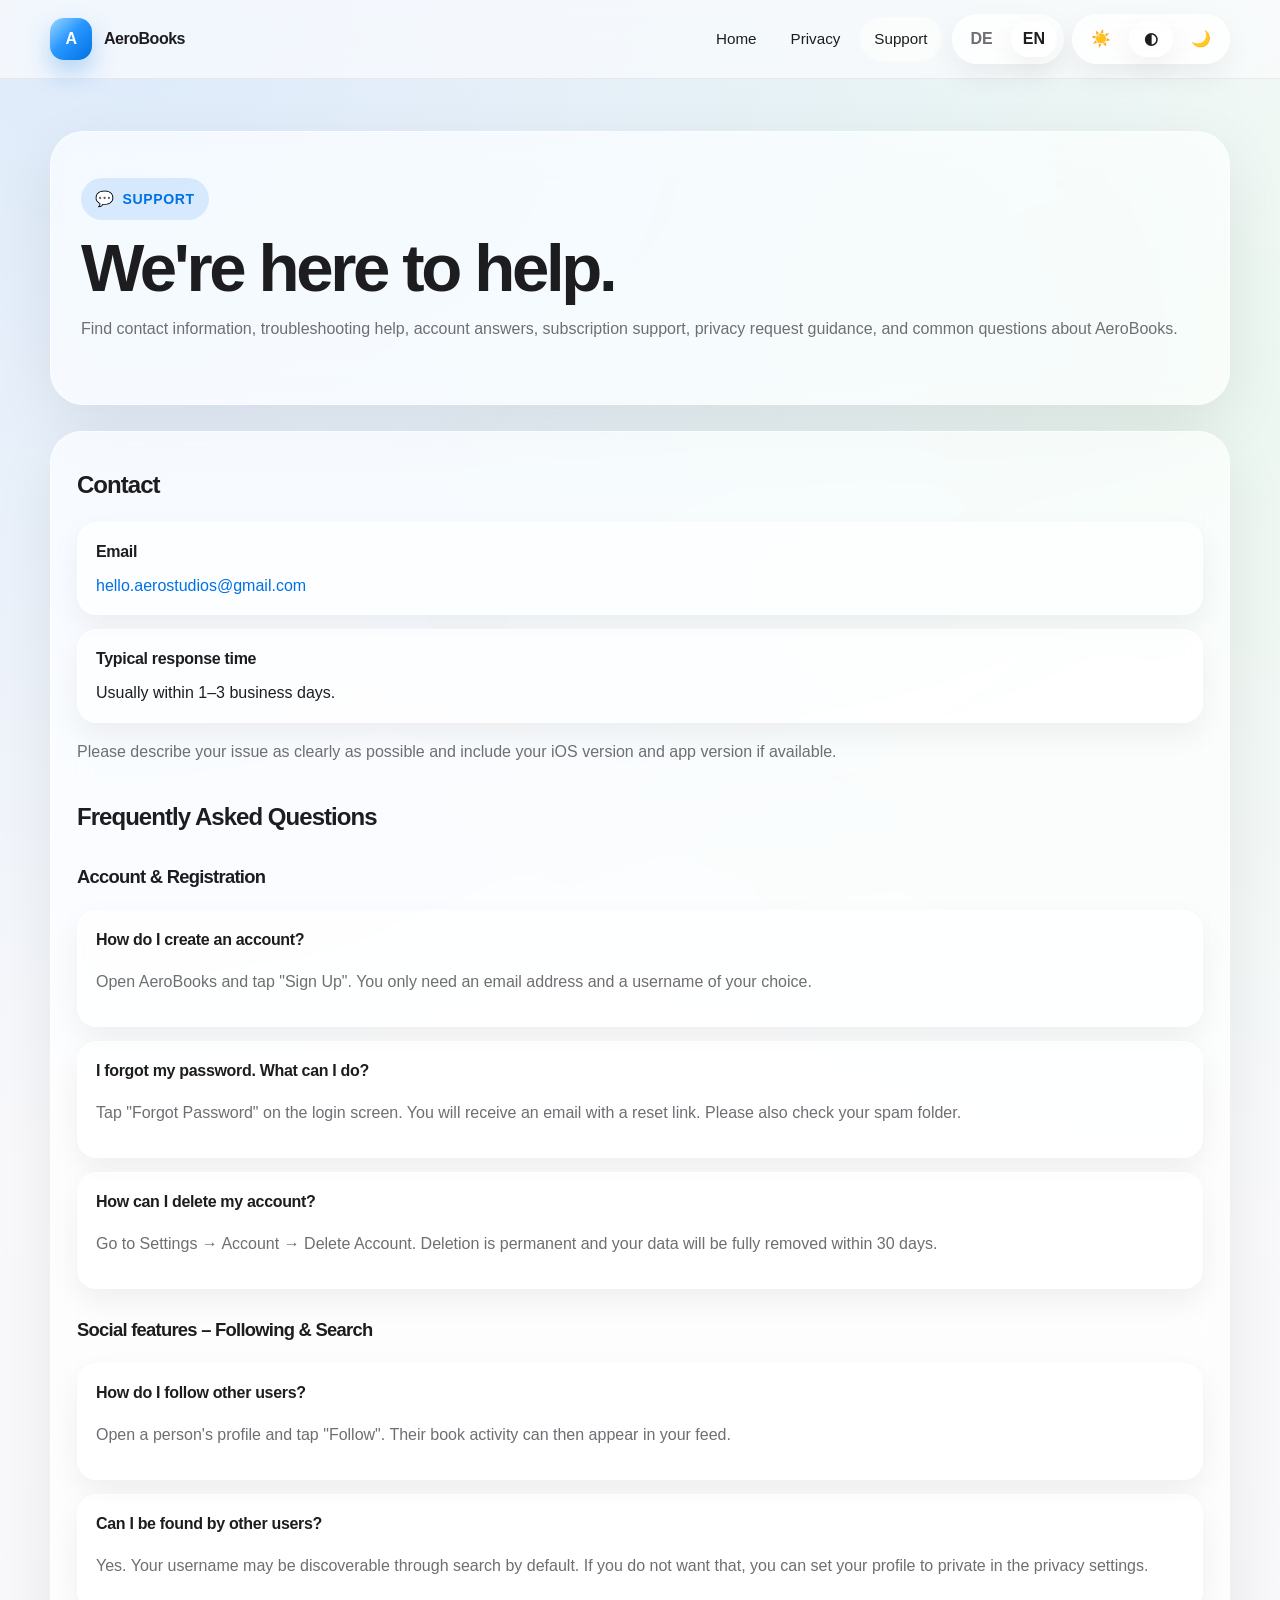
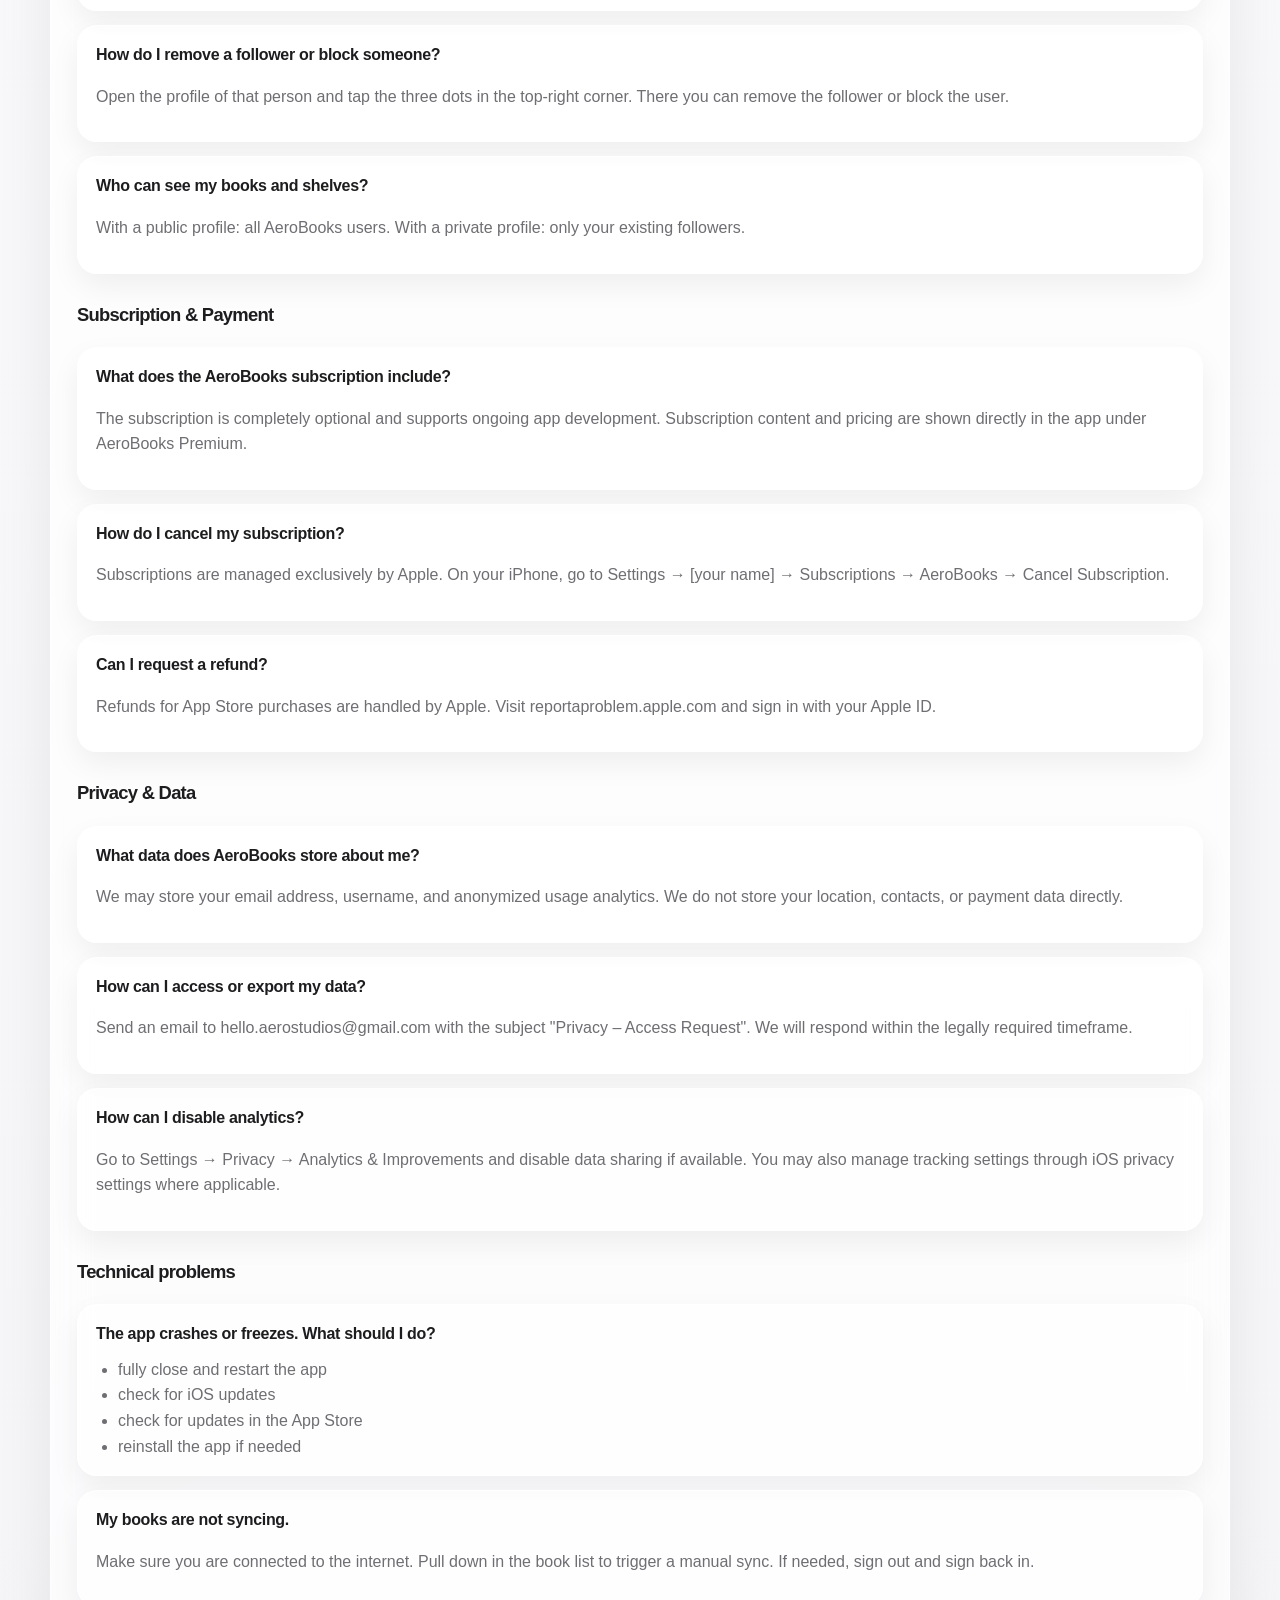
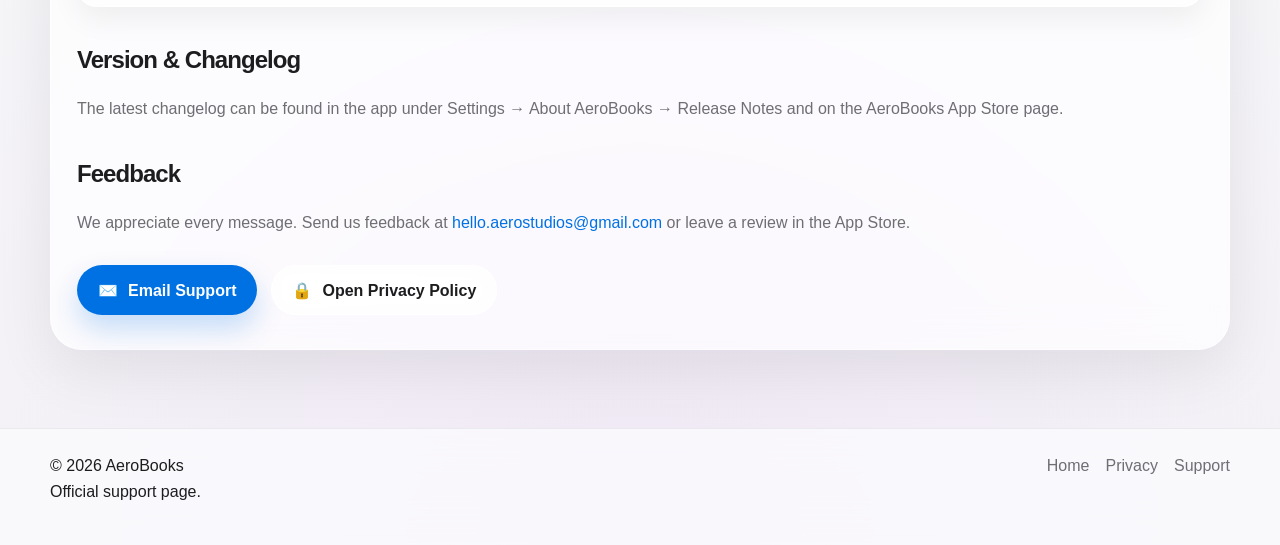
<file: support.html>
<!DOCTYPE html>
<html lang="en">
<head>
  <meta charset="UTF-8" />
  <meta name="viewport" content="width=device-width, initial-scale=1.0" />
  <title>AeroBooks — Support</title>
  <meta
    name="description"
    content="AeroBooks support page with contact details, FAQ, troubleshooting, and privacy-related help."
  />
  <link rel="stylesheet" href="style.css" />
  <script src="script.js" defer></script>
</head>
<body>
  <header class="site-header">
    <div class="container nav">
      <a href="index.html" class="brand" aria-label="AeroBooks Home">
        <span class="brand-mark">A</span>
        <span>AeroBooks</span>
      </a>
 
      <div class="nav-right">
        <nav class="nav-links" aria-label="Main navigation">
          <a href="index.html">
            <span data-lang="en">Home</span>
            <span data-lang="de">Start</span>
          </a>
          <a href="privacy.html">
            <span data-lang="en">Privacy</span>
            <span data-lang="de">Datenschutz</span>
          </a>
          <a href="support.html" class="active">
            <span data-lang="en">Support</span>
            <span data-lang="de">Support</span>
          </a>
        </nav>
 
        <div class="controls">
          <div class="segmented" aria-label="Language switcher">
            <button type="button" data-lang-button="de" aria-label="Deutsch">DE</button>
            <button type="button" data-lang-button="en" aria-label="English">EN</button>
          </div>
 
          <div class="segmented" aria-label="Theme switcher">
            <button type="button" data-theme-button="light" aria-label="Light mode">☀️</button>
            <button type="button" data-theme-button="auto" aria-label="Auto mode">◐</button>
            <button type="button" data-theme-button="dark" aria-label="Dark mode">🌙</button>
          </div>
        </div>
      </div>
    </div>
  </header>
 
  <main>
    <section class="page-hero">
      <div class="container">
        <div class="page-hero-card">
          <span class="eyebrow">
            <span class="eyebrow-icon">💬</span>
            <span data-lang="en">Support</span>
            <span data-lang="de">Support</span>
          </span>
 
          <h1 data-lang="en">We're here to help.</h1>
          <h1 data-lang="de">Wir helfen dir weiter.</h1>
 
          <p data-lang="en">
            Find contact information, troubleshooting help, account answers,
            subscription support, privacy request guidance, and common questions about AeroBooks.
          </p>
          <p data-lang="de">
            Hier findest du Kontaktinformationen, Hilfe bei Problemen, Antworten zu Konto und Abo,
            Hinweise zu Datenschutzanfragen und häufige Fragen rund um AeroBooks.
          </p>
        </div>
      </div>
    </section>
 
    <section class="content">
      <div class="container">
        <article class="content-card">
          <h2 data-lang="en">Contact</h2>
          <h2 data-lang="de">Kontakt</h2>
 
          <div class="info-list">
            <div class="info-item">
              <strong data-lang="en">Email</strong>
              <strong data-lang="de">E-Mail</strong>
              <a href="mailto:hello.aerostudios@gmail.com">hello.aerostudios@gmail.com</a>
            </div>
 
            <div class="info-item">
              <strong data-lang="en">Typical response time</strong>
              <strong data-lang="de">Typische Antwortzeit</strong>
              <span data-lang="en">Usually within 1–3 business days.</span>
              <span data-lang="de">In der Regel innerhalb von 1–3 Werktagen.</span>
            </div>
          </div>
 
          <p data-lang="en">
            Please describe your issue as clearly as possible and include your iOS version
            and app version if available.
          </p>
          <p data-lang="de">
            Bitte beschreibe dein Anliegen möglichst genau und nenne wenn möglich deine iOS-Version
            sowie die App-Version.
          </p>
 
          <h2 data-lang="en">Frequently Asked Questions</h2>
          <h2 data-lang="de">Häufige Fragen (FAQ)</h2>
 
          <h3 data-lang="en">Account & Registration</h3>
          <h3 data-lang="de">Konto & Registrierung</h3>
 
          <div class="faq-list">
            <div class="faq-item">
              <strong data-lang="en">How do I create an account?</strong>
              <strong data-lang="de">Wie erstelle ich ein Konto?</strong>
              <p data-lang="en">
                Open AeroBooks and tap "Sign Up". You only need an email address and a username of your choice.
              </p>
              <p data-lang="de">
                Öffne AeroBooks und tippe auf „Registrieren". Du benötigst nur eine E-Mail-Adresse
                und einen frei wählbaren Nutzernamen.
              </p>
            </div>
 
            <div class="faq-item">
              <strong data-lang="en">I forgot my password. What can I do?</strong>
              <strong data-lang="de">Ich habe mein Passwort vergessen. Was kann ich tun?</strong>
              <p data-lang="en">
                Tap "Forgot Password" on the login screen. You will receive an email with a reset link.
                Please also check your spam folder.
              </p>
              <p data-lang="de">
                Tippe auf der Anmeldeseite auf „Passwort vergessen". Du erhältst eine E-Mail mit einem Link
                zum Zurücksetzen. Bitte prüfe auch deinen Spam-Ordner.
              </p>
            </div>
 
            <div class="faq-item">
              <strong data-lang="en">How can I delete my account?</strong>
              <strong data-lang="de">Wie kann ich mein Konto löschen?</strong>
              <p data-lang="en">
                Go to Settings → Account → Delete Account. Deletion is permanent and your data
                will be fully removed within 30 days.
              </p>
              <p data-lang="de">
                Gehe zu Einstellungen → Konto → Konto löschen. Die Löschung ist endgültig
                und deine Daten werden innerhalb von 30 Tagen vollständig entfernt.
              </p>
            </div>
          </div>
 
          <h3 data-lang="en">Social features – Following & Search</h3>
          <h3 data-lang="de">Soziale Funktionen – Folgen & Suche</h3>
 
          <div class="faq-list">
            <div class="faq-item">
              <strong data-lang="en">How do I follow other users?</strong>
              <strong data-lang="de">Wie folge ich anderen Nutzer:innen?</strong>
              <p data-lang="en">
                Open a person's profile and tap "Follow". Their book activity can then appear in your feed.
              </p>
              <p data-lang="de">
                Öffne das Profil einer Person und tippe auf „Folgen". Danach können deren Buchaktivitäten
                in deinem Feed erscheinen.
              </p>
            </div>
 
            <div class="faq-item">
              <strong data-lang="en">Can I be found by other users?</strong>
              <strong data-lang="de">Kann ich von anderen gefunden werden?</strong>
              <p data-lang="en">
                Yes. Your username may be discoverable through search by default.
                If you do not want that, you can set your profile to private in the privacy settings.
              </p>
              <p data-lang="de">
                Ja. Dein Nutzername kann standardmäßig über die Suche auffindbar sein.
                Wenn du das nicht möchtest, kannst du dein Profil in den Privatsphäre-Einstellungen auf privat stellen.
              </p>
            </div>
 
            <div class="faq-item">
              <strong data-lang="en">How do I remove a follower or block someone?</strong>
              <strong data-lang="de">Wie entferne ich einen Follower oder blockiere jemanden?</strong>
              <p data-lang="en">
                Open the profile of that person and tap the three dots in the top-right corner.
                There you can remove the follower or block the user.
              </p>
              <p data-lang="de">
                Öffne das Profil der Person und tippe auf die drei Punkte oben rechts.
                Dort kannst du den Follower entfernen oder die Person blockieren.
              </p>
            </div>
 
            <div class="faq-item">
              <strong data-lang="en">Who can see my books and shelves?</strong>
              <strong data-lang="de">Wer kann meine Bücher und Regale sehen?</strong>
              <p data-lang="en">
                With a public profile: all AeroBooks users. With a private profile: only your existing followers.
              </p>
              <p data-lang="de">
                Bei öffentlichem Profil: alle AeroBooks-Nutzer:innen.
                Bei privatem Profil: nur deine bestehenden Follower.
              </p>
            </div>
          </div>
 
          <h3 data-lang="en">Subscription & Payment</h3>
          <h3 data-lang="de">Abo & Zahlung</h3>
 
          <div class="faq-list">
            <div class="faq-item">
              <strong data-lang="en">What does the AeroBooks subscription include?</strong>
              <strong data-lang="de">Was beinhaltet das AeroBooks-Abo?</strong>
              <p data-lang="en">
                The subscription is completely optional and supports ongoing app development.
                Subscription content and pricing are shown directly in the app under AeroBooks Premium.
              </p>
              <p data-lang="de">
                Das Abo ist vollständig freiwillig und unterstützt die Weiterentwicklung der App.
                Inhalte und Preise siehst du direkt in der App unter AeroBooks Premium.
              </p>
            </div>
 
            <div class="faq-item">
              <strong data-lang="en">How do I cancel my subscription?</strong>
              <strong data-lang="de">Wie kündige ich mein Abo?</strong>
              <p data-lang="en">
                Subscriptions are managed exclusively by Apple.
                On your iPhone, go to Settings → [your name] → Subscriptions → AeroBooks → Cancel Subscription.
              </p>
              <p data-lang="de">
                Abos werden ausschließlich über Apple verwaltet.
                Gehe auf deinem iPhone zu Einstellungen → [dein Name] → Abonnements → AeroBooks → Abonnement kündigen.
              </p>
            </div>
 
            <div class="faq-item">
              <strong data-lang="en">Can I request a refund?</strong>
              <strong data-lang="de">Kann ich eine Rückerstattung beantragen?</strong>
              <p data-lang="en">
                Refunds for App Store purchases are handled by Apple.
                Visit reportaproblem.apple.com and sign in with your Apple ID.
              </p>
              <p data-lang="de">
                Rückerstattungen für App-Store-Käufe werden von Apple bearbeitet.
                Besuche reportaproblem.apple.com und melde dich mit deiner Apple-ID an.
              </p>
            </div>
          </div>
 
          <h3 data-lang="en">Privacy & Data</h3>
          <h3 data-lang="de">Datenschutz & Daten</h3>
 
          <div class="faq-list">
            <div class="faq-item">
              <strong data-lang="en">What data does AeroBooks store about me?</strong>
              <strong data-lang="de">Welche Daten speichert AeroBooks über mich?</strong>
              <p data-lang="en">
                We may store your email address, username, and anonymized usage analytics.
                We do not store your location, contacts, or payment data directly.
              </p>
              <p data-lang="de">
                Wir können deine E-Mail-Adresse, deinen Nutzernamen und anonymisierte Nutzungsanalysen speichern.
                Standort, Kontakte oder Zahlungsdaten speichern wir nicht direkt.
              </p>
            </div>
 
            <div class="faq-item">
              <strong data-lang="en">How can I access or export my data?</strong>
              <strong data-lang="de">Wie kann ich meine Daten einsehen oder exportieren?</strong>
              <p data-lang="en">
                Send an email to hello.aerostudios@gmail.com with the subject "Privacy – Access Request".
                We will respond within the legally required timeframe.
              </p>
              <p data-lang="de">
                Schreibe eine E-Mail an hello.aerostudios@gmail.com mit dem Betreff „Datenschutz – Auskunft".
                Wir antworten innerhalb der gesetzlich vorgesehenen Frist.
              </p>
            </div>
 
            <div class="faq-item">
              <strong data-lang="en">How can I disable analytics?</strong>
              <strong data-lang="de">Wie kann ich Analytics deaktivieren?</strong>
              <p data-lang="en">
                Go to Settings → Privacy → Analytics & Improvements and disable data sharing if available.
                You may also manage tracking settings through iOS privacy settings where applicable.
              </p>
              <p data-lang="de">
                Gehe zu Einstellungen → Datenschutz → Analytics & Verbesserungen
                und deaktiviere dort die Datenfreigabe, sofern verfügbar.
                Zusätzlich kannst du entsprechende Tracking-Einstellungen in iOS verwalten.
              </p>
            </div>
          </div>
 
          <h3 data-lang="en">Technical problems</h3>
          <h3 data-lang="de">Technische Probleme</h3>
 
          <div class="faq-list">
            <div class="faq-item">
              <strong data-lang="en">The app crashes or freezes. What should I do?</strong>
              <strong data-lang="de">Die App stürzt ab oder friert ein. Was soll ich tun?</strong>
              <ul data-lang="en">
                <li>fully close and restart the app</li>
                <li>check for iOS updates</li>
                <li>check for updates in the App Store</li>
                <li>reinstall the app if needed</li>
              </ul>
              <ul data-lang="de">
                <li>App vollständig schließen und neu starten</li>
                <li>iOS-Updates prüfen</li>
                <li>App-Updates im App Store prüfen</li>
                <li>App bei Bedarf neu installieren</li>
              </ul>
            </div>
 
            <div class="faq-item">
              <strong data-lang="en">My books are not syncing.</strong>
              <strong data-lang="de">Meine Bücher synchronisieren sich nicht.</strong>
              <p data-lang="en">
                Make sure you are connected to the internet. Pull down in the book list to trigger a manual sync.
                If needed, sign out and sign back in.
              </p>
              <p data-lang="de">
                Stelle sicher, dass du mit dem Internet verbunden bist.
                Ziehe die Bücherliste nach unten, um eine manuelle Synchronisierung zu starten.
                Falls nötig, melde dich ab und wieder an.
              </p>
            </div>
          </div>
 
          <h2 data-lang="en">Version & Changelog</h2>
          <h2 data-lang="de">App-Version & Changelog</h2>
 
          <p data-lang="en">
            The latest changelog can be found in the app under Settings → About AeroBooks → Release Notes
            and on the AeroBooks App Store page.
          </p>
          <p data-lang="de">
            Den aktuellen Changelog findest du in der App unter Einstellungen → Über AeroBooks → Versionshinweise
            sowie auf der App-Store-Seite von AeroBooks.
          </p>
 
          <h2 data-lang="en">Feedback</h2>
          <h2 data-lang="de">Feedback</h2>
 
          <p data-lang="en">
            We appreciate every message. Send us feedback at
            <a href="mailto:hello.aerostudios@gmail.com">hello.aerostudios@gmail.com</a>
            or leave a review in the App Store.
          </p>
          <p data-lang="de">
            Wir freuen uns über jede Rückmeldung. Schreib uns an
            <a href="mailto:hello.aerostudios@gmail.com">hello.aerostudios@gmail.com</a>
            oder hinterlasse eine Bewertung im App Store.
          </p>
 
          <div class="quick-links">
            <a class="button button-primary" href="mailto:hello.aerostudios@gmail.com">
              <span>✉️</span>
              <span data-lang="en">Email Support</span>
              <span data-lang="de">Support per E-Mail</span>
            </a>
 
            <a class="button button-secondary" href="privacy.html">
              <span>🔒</span>
              <span data-lang="en">Open Privacy Policy</span>
              <span data-lang="de">Datenschutz öffnen</span>
            </a>
          </div>
        </article>
      </div>
    </section>
  </main>
 
  <footer class="footer">
    <div class="container footer-inner">
      <div>
        © 2026 AeroBooks<br />
        <span data-lang="en">Official support page.</span>
        <span data-lang="de">Offizielle Support-Seite.</span>
      </div>
 
      <div class="footer-links">
        <a href="index.html">
          <span data-lang="en">Home</span>
          <span data-lang="de">Start</span>
        </a>
        <a href="privacy.html">
          <span data-lang="en">Privacy</span>
          <span data-lang="de">Datenschutz</span>
        </a>
        <a href="support.html">
          <span data-lang="en">Support</span>
          <span data-lang="de">Support</span>
        </a>
      </div>
    </div>
  </footer>
</body>
</html>
</file>
<file: style.css>
:root {
  color-scheme: light dark;

  --bg: #f5f5f7;
  --bg-secondary: #fbfbfd;
  --surface: rgba(255, 255, 255, 0.68);
  --surface-strong: rgba(255, 255, 255, 0.82);
  --surface-soft: rgba(255, 255, 255, 0.5);
  --border: rgba(255, 255, 255, 0.55);
  --border-subtle: rgba(0, 0, 0, 0.06);

  --text: #1d1d1f;
  --text-secondary: #6e6e73;
  --text-tertiary: #8e8e93;

  --accent: #0071e3;
  --accent-hover: #005ec3;
  --accent-soft: rgba(0, 113, 227, 0.12);

  --success: #34c759;
  --shadow: 0 20px 60px rgba(0, 0, 0, 0.08);
  --shadow-soft: 0 12px 30px rgba(0, 0, 0, 0.06);

  --radius-xl: 34px;
  --radius-lg: 26px;
  --radius-md: 18px;
  --radius-pill: 999px;

  --max-width: 1180px;
}

@media (prefers-color-scheme: dark) {
  :root {
    --bg: #0b0b0f;
    --bg-secondary: #111216;
    --surface: rgba(28, 28, 30, 0.62);
    --surface-strong: rgba(28, 28, 30, 0.78);
    --surface-soft: rgba(28, 28, 30, 0.48);
    --border: rgba(255, 255, 255, 0.08);
    --border-subtle: rgba(255, 255, 255, 0.08);

    --text: #f5f5f7;
    --text-secondary: #b3b3b8;
    --text-tertiary: #8e8e93;

    --accent: #2997ff;
    --accent-hover: #58adff;
    --accent-soft: rgba(41, 151, 255, 0.18);

    --shadow: 0 20px 60px rgba(0, 0, 0, 0.38);
    --shadow-soft: 0 12px 30px rgba(0, 0, 0, 0.26);
  }
}

html[data-theme="light"] {
  color-scheme: light;
  --bg: #f5f5f7;
  --bg-secondary: #fbfbfd;
  --surface: rgba(255, 255, 255, 0.68);
  --surface-strong: rgba(255, 255, 255, 0.82);
  --surface-soft: rgba(255, 255, 255, 0.5);
  --border: rgba(255, 255, 255, 0.55);
  --border-subtle: rgba(0, 0, 0, 0.06);

  --text: #1d1d1f;
  --text-secondary: #6e6e73;
  --text-tertiary: #8e8e93;

  --accent: #0071e3;
  --accent-hover: #005ec3;
  --accent-soft: rgba(0, 113, 227, 0.12);

  --shadow: 0 20px 60px rgba(0, 0, 0, 0.08);
  --shadow-soft: 0 12px 30px rgba(0, 0, 0, 0.06);
}

html[data-theme="dark"] {
  color-scheme: dark;
  --bg: #0b0b0f;
  --bg-secondary: #111216;
  --surface: rgba(28, 28, 30, 0.62);
  --surface-strong: rgba(28, 28, 30, 0.78);
  --surface-soft: rgba(28, 28, 30, 0.48);
  --border: rgba(255, 255, 255, 0.08);
  --border-subtle: rgba(255, 255, 255, 0.08);

  --text: #f5f5f7;
  --text-secondary: #b3b3b8;
  --text-tertiary: #8e8e93;

  --accent: #2997ff;
  --accent-hover: #58adff;
  --accent-soft: rgba(41, 151, 255, 0.18);

  --shadow: 0 20px 60px rgba(0, 0, 0, 0.38);
  --shadow-soft: 0 12px 30px rgba(0, 0, 0, 0.26);
}

* {
  box-sizing: border-box;
}

html {
  scroll-behavior: smooth;
}

body {
  margin: 0;
  color: var(--text);
  background:
    radial-gradient(circle at 10% 0%, rgba(0, 113, 227, 0.12), transparent 30%),
    radial-gradient(circle at 90% 10%, rgba(52, 199, 89, 0.08), transparent 24%),
    radial-gradient(circle at 50% 100%, rgba(175, 82, 222, 0.08), transparent 24%),
    linear-gradient(180deg, var(--bg-secondary) 0%, var(--bg) 100%);
  font-family: -apple-system, BlinkMacSystemFont, "SF Pro Display", "SF Pro Text", "Segoe UI", Roboto, Helvetica, Arial, sans-serif;
  line-height: 1.6;
  min-height: 100vh;
  -webkit-font-smoothing: antialiased;
  text-rendering: optimizeLegibility;
}

a {
  color: var(--accent);
  text-decoration: none;
}

a:hover {
  color: var(--accent-hover);
}

img {
  max-width: 100%;
  display: block;
}

.hide {
  display: none !important;
}

.container {
  width: min(calc(100% - 32px), var(--max-width));
  margin: 0 auto;
}

.site-header {
  position: sticky;
  top: 0;
  z-index: 100;
  background: color-mix(in srgb, var(--bg-secondary) 72%, transparent);
  backdrop-filter: blur(22px) saturate(150%);
  -webkit-backdrop-filter: blur(22px) saturate(150%);
  border-bottom: 1px solid var(--border-subtle);
}

.nav {
  min-height: 78px;
  display: flex;
  align-items: center;
  justify-content: space-between;
  gap: 18px;
}

.brand {
  display: inline-flex;
  align-items: center;
  gap: 12px;
  color: var(--text);
  font-weight: 700;
  letter-spacing: -0.03em;
}

.brand:hover {
  color: var(--text);
}

.brand-mark {
  width: 42px;
  height: 42px;
  border-radius: 14px;
  background: linear-gradient(135deg, #9ad8ff 0%, #2997ff 45%, #0071e3 100%);
  box-shadow: 0 12px 26px rgba(0, 113, 227, 0.28);
  color: white;
  display: grid;
  place-items: center;
  font-size: 1rem;
  font-weight: 800;
}

.nav-right {
  display: flex;
  align-items: center;
  gap: 10px;
  flex-wrap: wrap;
  justify-content: flex-end;
}

.nav-links {
  display: flex;
  align-items: center;
  gap: 6px;
  flex-wrap: wrap;
}

.nav-links a {
  color: var(--text);
  padding: 10px 14px;
  border-radius: var(--radius-pill);
  font-size: 0.95rem;
  transition: 0.18s ease;
}

.nav-links a:hover,
.nav-links a.active {
  background: var(--surface-soft);
  color: var(--text);
}

.controls {
  display: flex;
  align-items: center;
  gap: 8px;
  flex-wrap: wrap;
}

.segmented {
  display: inline-flex;
  align-items: center;
  gap: 6px;
  padding: 6px;
  border-radius: var(--radius-pill);
  background: var(--surface);
  border: 1px solid var(--border);
  box-shadow: var(--shadow-soft);
  backdrop-filter: blur(16px) saturate(140%);
  -webkit-backdrop-filter: blur(16px) saturate(140%);
}

.segmented button {
  appearance: none;
  border: 0;
  background: transparent;
  color: var(--text-secondary);
  min-height: 36px;
  min-width: 44px;
  padding: 0 12px;
  border-radius: var(--radius-pill);
  cursor: pointer;
  font: inherit;
  font-weight: 600;
  transition: 0.18s ease;
}

.segmented button.active {
  background: var(--surface-strong);
  color: var(--text);
  box-shadow: var(--shadow-soft);
}

main {
  overflow: clip;
}

.hero {
  padding: 72px 0 44px;
}

.hero-card {
  position: relative;
  overflow: hidden;
  border-radius: 42px;
  padding: 72px 38px 42px;
  background: linear-gradient(
      180deg,
      color-mix(in srgb, var(--surface-strong) 92%, transparent),
      color-mix(in srgb, var(--surface) 88%, transparent)
    );
  border: 1px solid var(--border);
  box-shadow: var(--shadow);
  backdrop-filter: blur(26px) saturate(160%);
  -webkit-backdrop-filter: blur(26px) saturate(160%);
}

.hero-card::before {
  content: "";
  position: absolute;
  inset: -20% auto auto -10%;
  width: 320px;
  height: 320px;
  border-radius: 50%;
  background: radial-gradient(circle, rgba(0, 113, 227, 0.18), transparent 70%);
  pointer-events: none;
}

.hero-card::after {
  content: "";
  position: absolute;
  inset: auto -8% -14% auto;
  width: 360px;
  height: 360px;
  border-radius: 50%;
  background: radial-gradient(circle, rgba(52, 199, 89, 0.12), transparent 70%);
  pointer-events: none;
}

.eyebrow {
  display: inline-flex;
  align-items: center;
  gap: 8px;
  padding: 9px 14px;
  border-radius: var(--radius-pill);
  background: var(--accent-soft);
  color: var(--accent);
  font-size: 0.88rem;
  font-weight: 700;
  letter-spacing: 0.04em;
  text-transform: uppercase;
}

.eyebrow-icon {
  font-size: 0.95rem;
}

.hero-grid {
  position: relative;
  z-index: 1;
  display: grid;
  grid-template-columns: 1.2fr 0.8fr;
  gap: 28px;
  align-items: center;
}

.hero-copy h1,
.page-hero h1,
.section-title {
  margin: 0;
  letter-spacing: -0.05em;
  line-height: 0.95;
}

.hero-copy h1 {
  margin-top: 18px;
  font-size: clamp(2.8rem, 7vw, 5.8rem);
  max-width: 900px;
}

.hero-copy p,
.page-hero p,
.section-subtitle,
.card p,
.content-card p,
.content-card li,
.faq-item p {
  color: var(--text-secondary);
}

.hero-copy p {
  margin: 22px 0 0;
  max-width: 720px;
  font-size: clamp(1.02rem, 1.8vw, 1.2rem);
}

.hero-actions,
.quick-links {
  display: flex;
  gap: 14px;
  flex-wrap: wrap;
  margin-top: 30px;
}

.button {
  display: inline-flex;
  align-items: center;
  justify-content: center;
  gap: 10px;
  min-height: 50px;
  padding: 0 20px;
  border-radius: var(--radius-pill);
  font-weight: 600;
  transition: 0.18s ease;
  border: 1px solid transparent;
}

.button-primary {
  background: var(--accent);
  color: white;
  box-shadow: 0 14px 28px rgba(0, 113, 227, 0.22);
}

.button-primary:hover {
  color: white;
  background: var(--accent-hover);
  transform: translateY(-1px);
}

.button-secondary {
  background: var(--surface);
  border-color: var(--border);
  color: var(--text);
  backdrop-filter: blur(14px);
  -webkit-backdrop-filter: blur(14px);
}

.button-secondary:hover {
  color: var(--text);
  transform: translateY(-1px);
}

.hero-panel {
  display: grid;
  gap: 14px;
}

.glass-tile {
  background: var(--surface);
  border: 1px solid var(--border);
  border-radius: 26px;
  padding: 18px;
  box-shadow: var(--shadow-soft);
  backdrop-filter: blur(18px) saturate(150%);
  -webkit-backdrop-filter: blur(18px) saturate(150%);
}

.glass-tile strong {
  display: block;
  margin-bottom: 6px;
  font-size: 1rem;
  letter-spacing: -0.02em;
}

.glass-tile span {
  color: var(--text-secondary);
  font-size: 0.95rem;
}

.stats-row {
  display: grid;
  grid-template-columns: repeat(3, minmax(0, 1fr));
  gap: 12px;
}

.stat-card {
  padding: 18px;
  border-radius: 24px;
  background: var(--surface);
  border: 1px solid var(--border);
  box-shadow: var(--shadow-soft);
  backdrop-filter: blur(18px) saturate(150%);
  -webkit-backdrop-filter: blur(18px) saturate(150%);
}

.stat-value {
  font-size: 1.5rem;
  font-weight: 800;
  letter-spacing: -0.05em;
}

.stat-label {
  display: block;
  color: var(--text-secondary);
  font-size: 0.92rem;
  margin-top: 4px;
}

.section {
  padding: 30px 0 74px;
}

.section-tight {
  padding-top: 0;
}

.section-title {
  font-size: clamp(2rem, 4vw, 3rem);
}

.section-subtitle {
  max-width: 760px;
  margin: 10px 0 0;
  font-size: 1.02rem;
}

.grid {
  display: grid;
  gap: 22px;
}

.grid-2 {
  grid-template-columns: repeat(2, minmax(0, 1fr));
}

.card {
  position: relative;
  overflow: hidden;
  padding: 28px;
  background: var(--surface);
  border: 1px solid var(--border);
  border-radius: var(--radius-xl);
  box-shadow: var(--shadow);
  backdrop-filter: blur(18px) saturate(145%);
  -webkit-backdrop-filter: blur(18px) saturate(145%);
}

.card::after {
  content: "";
  position: absolute;
  inset: auto -50px -50px auto;
  width: 140px;
  height: 140px;
  border-radius: 50%;
  background: radial-gradient(circle, rgba(0, 113, 227, 0.1), transparent 70%);
  pointer-events: none;
}

.badge {
  display: inline-flex;
  align-items: center;
  gap: 8px;
  min-height: 34px;
  padding: 0 12px;
  border-radius: var(--radius-pill);
  background: var(--accent-soft);
  color: var(--accent);
  font-size: 0.9rem;
  font-weight: 700;
}

.card h2,
.card h3,
.content-card h2,
.content-card h3 {
  letter-spacing: -0.04em;
}

.card h2 {
  font-size: 1.7rem;
  margin: 18px 0 10px;
}

.page-hero {
  padding: 52px 0 18px;
}

.page-hero-card {
  padding: 46px 30px;
  border-radius: 34px;
  background: var(--surface);
  border: 1px solid var(--border);
  box-shadow: var(--shadow);
  backdrop-filter: blur(18px) saturate(145%);
  -webkit-backdrop-filter: blur(18px) saturate(145%);
}

.page-hero h1 {
  margin-top: 16px;
  font-size: clamp(2.3rem, 6vw, 4.2rem);
}

.content {
  padding: 8px 0 78px;
}

.content-card {
  background: var(--surface);
  border: 1px solid var(--border);
  border-radius: 32px;
  padding: 34px 26px;
  box-shadow: var(--shadow);
  backdrop-filter: blur(18px) saturate(145%);
  -webkit-backdrop-filter: blur(18px) saturate(145%);
}

.content-card h2 {
  margin: 34px 0 10px;
  font-size: 1.5rem;
}

.content-card h3 {
  margin: 26px 0 10px;
  font-size: 1.15rem;
}

.content-card h2:first-child {
  margin-top: 0;
}

.content-card ul {
  padding-left: 22px;
}

.info-list,
.faq-list {
  display: grid;
  gap: 14px;
  margin-top: 18px;
}

.info-item,
.faq-item {
  background: color-mix(in srgb, var(--surface-strong) 85%, transparent);
  border: 1px solid var(--border);
  border-radius: 20px;
  padding: 16px 18px;
  box-shadow: var(--shadow-soft);
}

.info-item strong,
.faq-item strong {
  display: block;
  margin-bottom: 8px;
  letter-spacing: -0.02em;
}

.faq-item ul {
  margin-top: 10px;
  margin-bottom: 0;
}

.footer {
  padding: 24px 0 40px;
  border-top: 1px solid var(--border-subtle);
  background: color-mix(in srgb, var(--bg-secondary) 82%, transparent);
  backdrop-filter: blur(18px) saturate(140%);
  -webkit-backdrop-filter: blur(18px) saturate(140%);
}

.footer-inner {
  display: flex;
  justify-content: space-between;
  gap: 18px;
  align-items: flex-start;
  flex-wrap: wrap;
}

.footer-links {
  display: flex;
  gap: 16px;
  flex-wrap: wrap;
}

.footer-links a {
  color: var(--text-secondary);
}

.footer-links a:hover {
  color: var(--text);
}

@media (max-width: 980px) {
  .hero-grid,
  .grid-2 {
    grid-template-columns: 1fr;
  }

  .hero-card {
    padding: 42px 24px 26px;
  }

  .page-hero-card,
  .content-card,
  .card {
    padding: 24px 20px;
  }

  .stats-row {
    grid-template-columns: 1fr;
  }
}

@media (max-width: 720px) {
  .nav {
    align-items: flex-start;
    padding: 14px 0;
  }

  .nav-right {
    width: 100%;
    justify-content: flex-start;
  }

  .nav-links,
  .controls {
    width: 100%;
  }

  .nav-links a {
    padding: 9px 12px;
  }

  .hero {
    padding-top: 34px;
  }

  .hero-copy h1 {
    line-height: 1;
  }

  .button {
    width: 100%;
  }

  .quick-links {
    flex-direction: column;
  }
}
</file>
